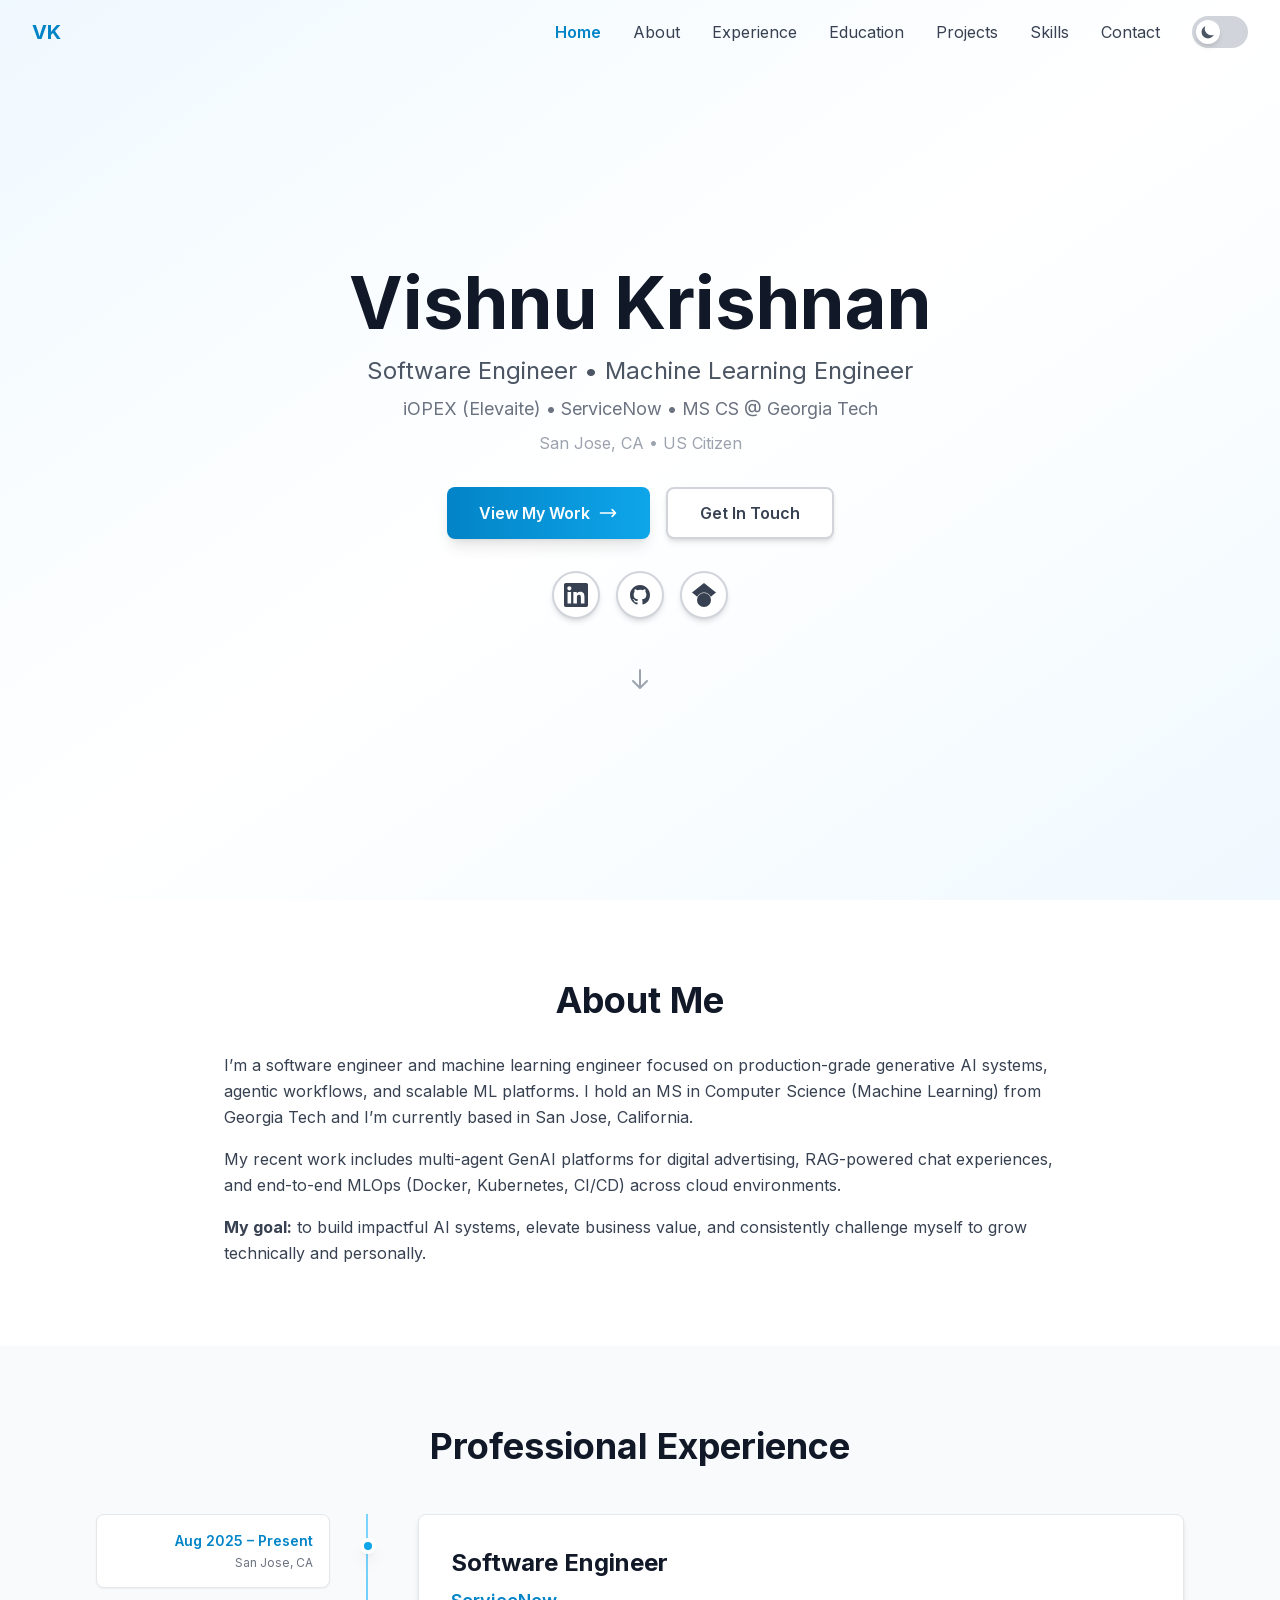
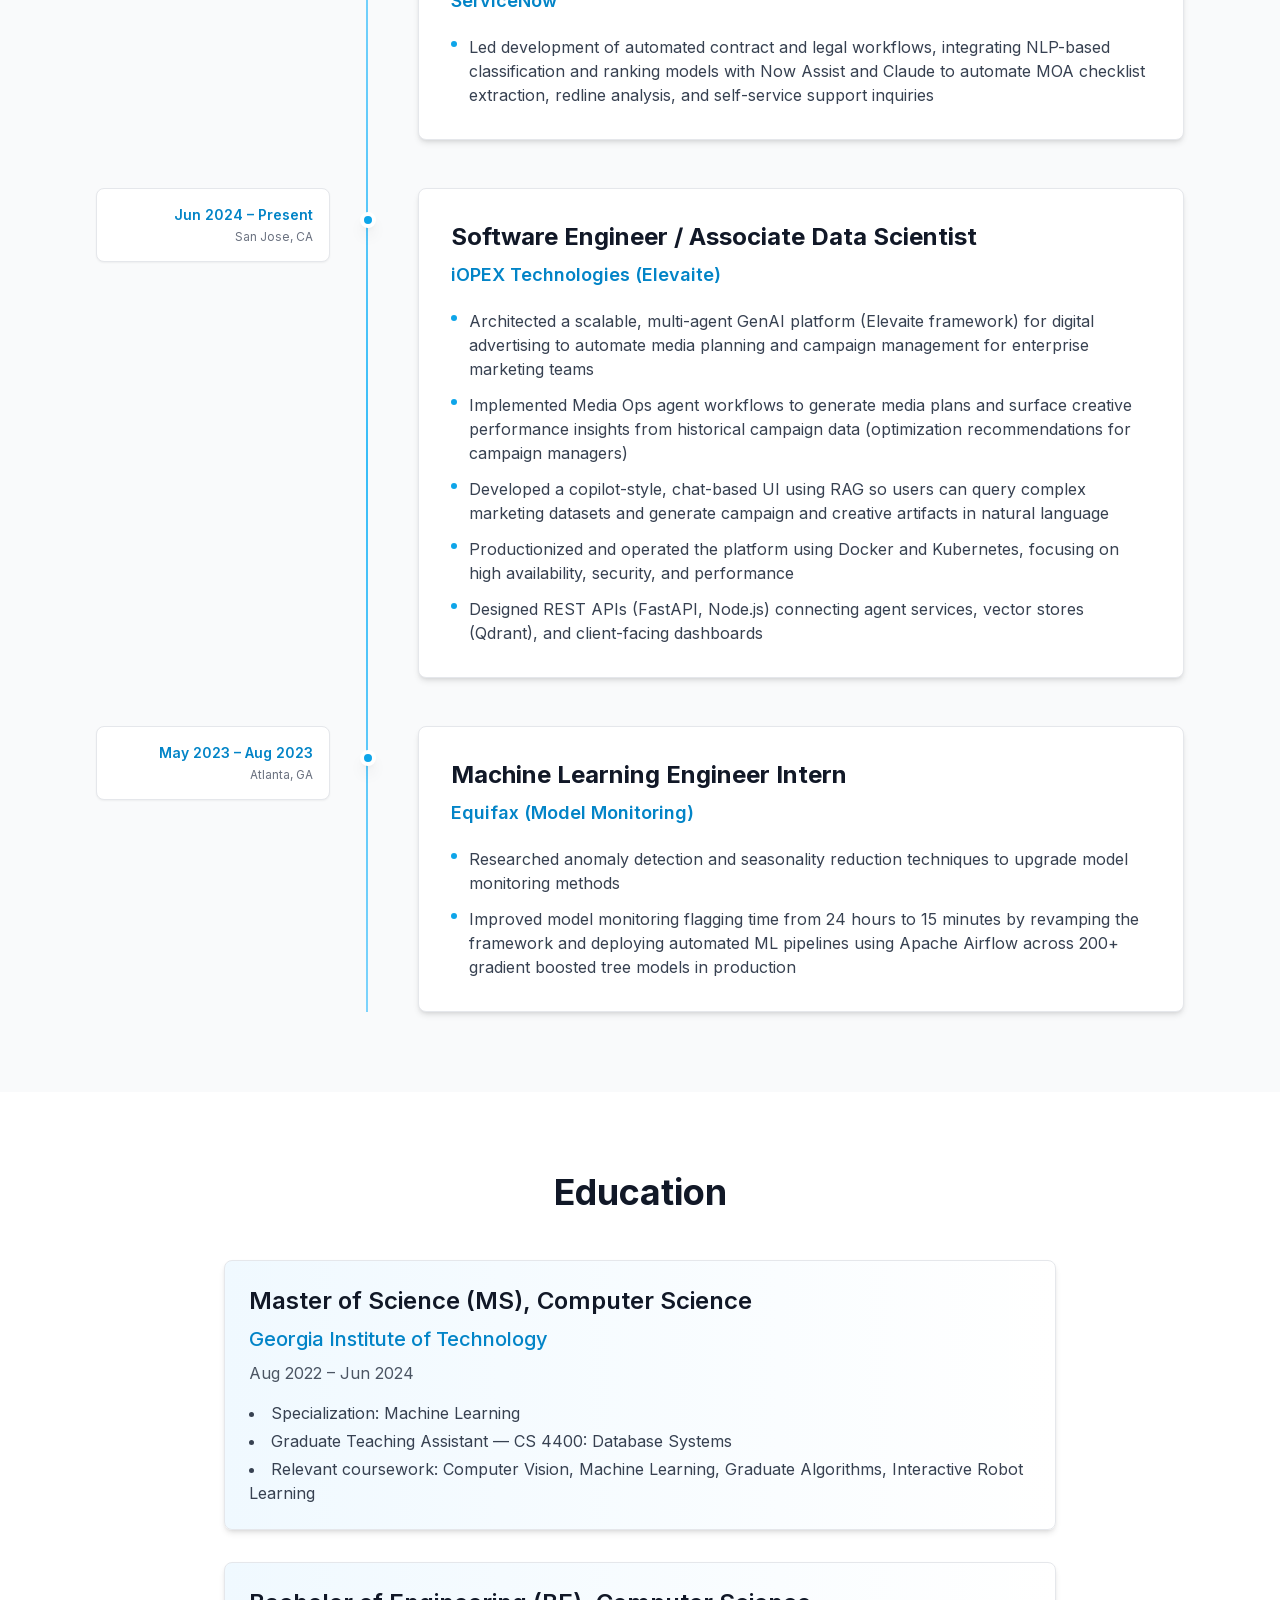
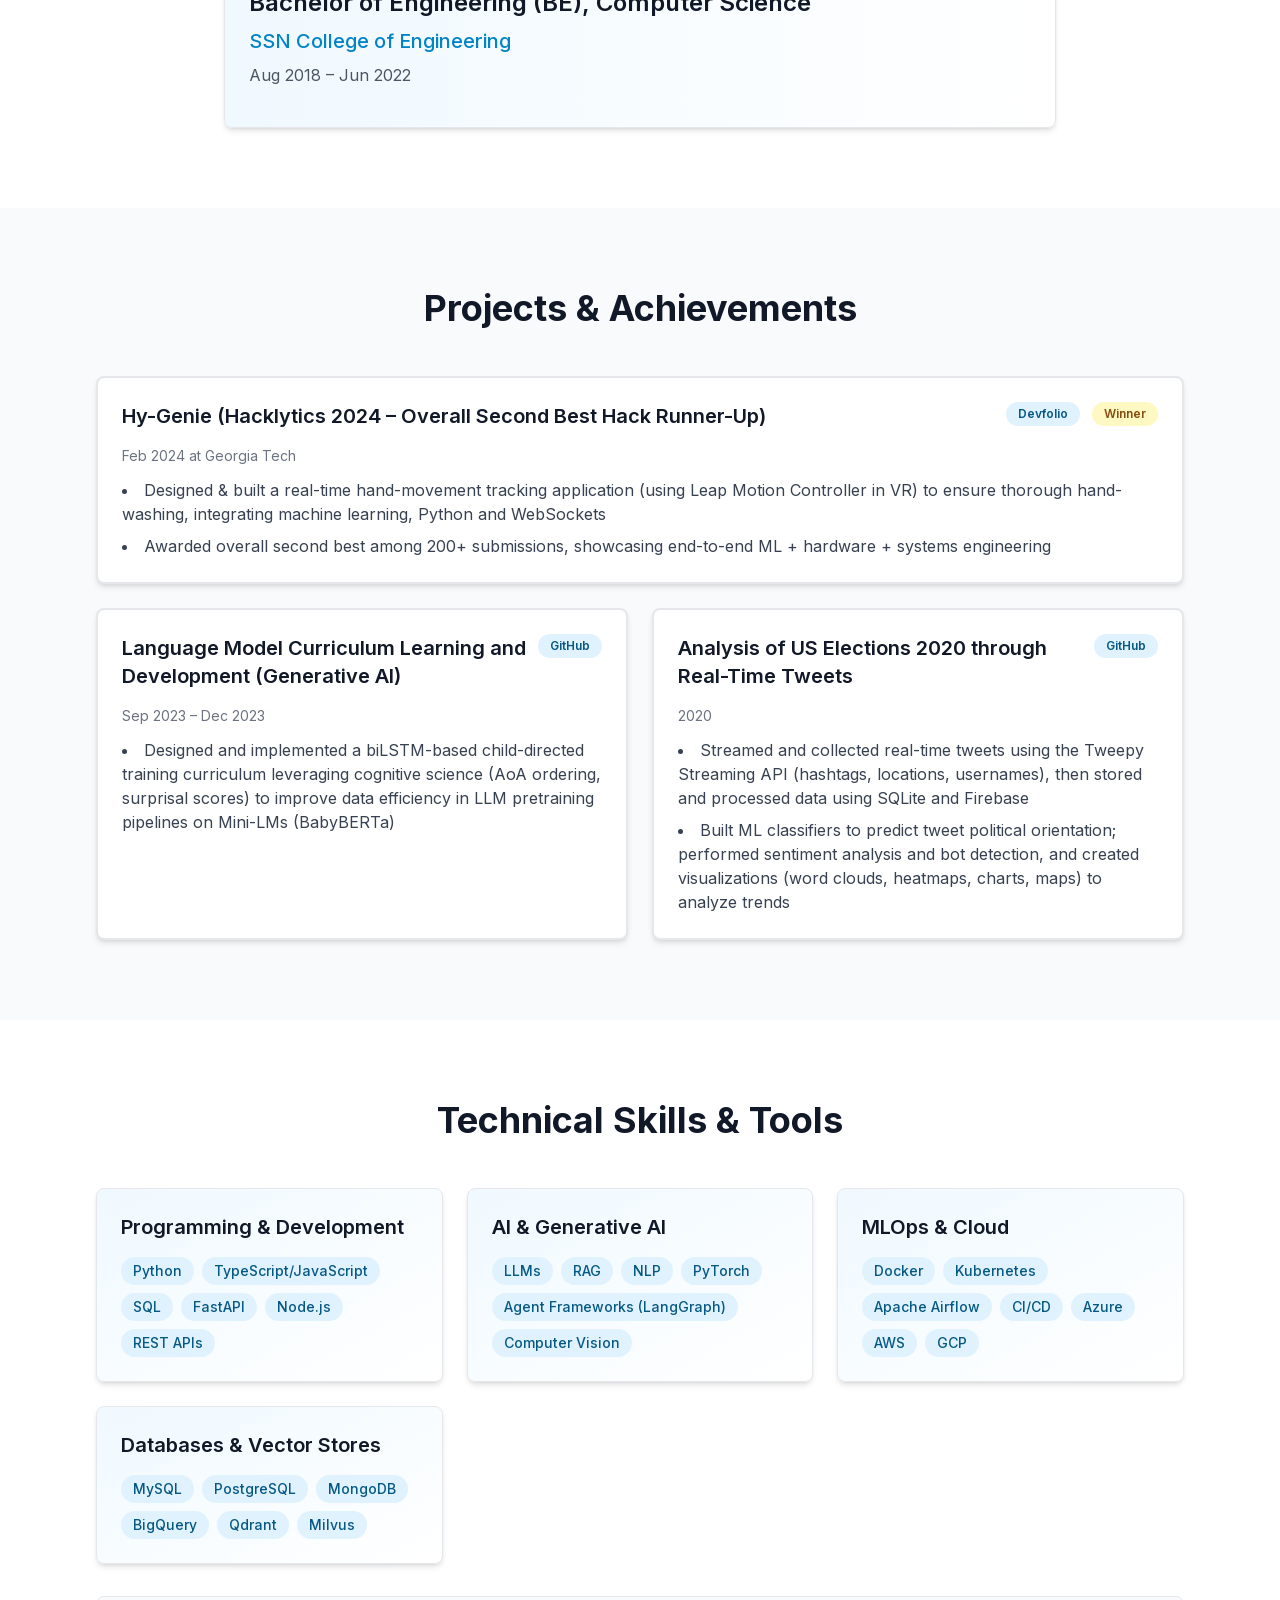
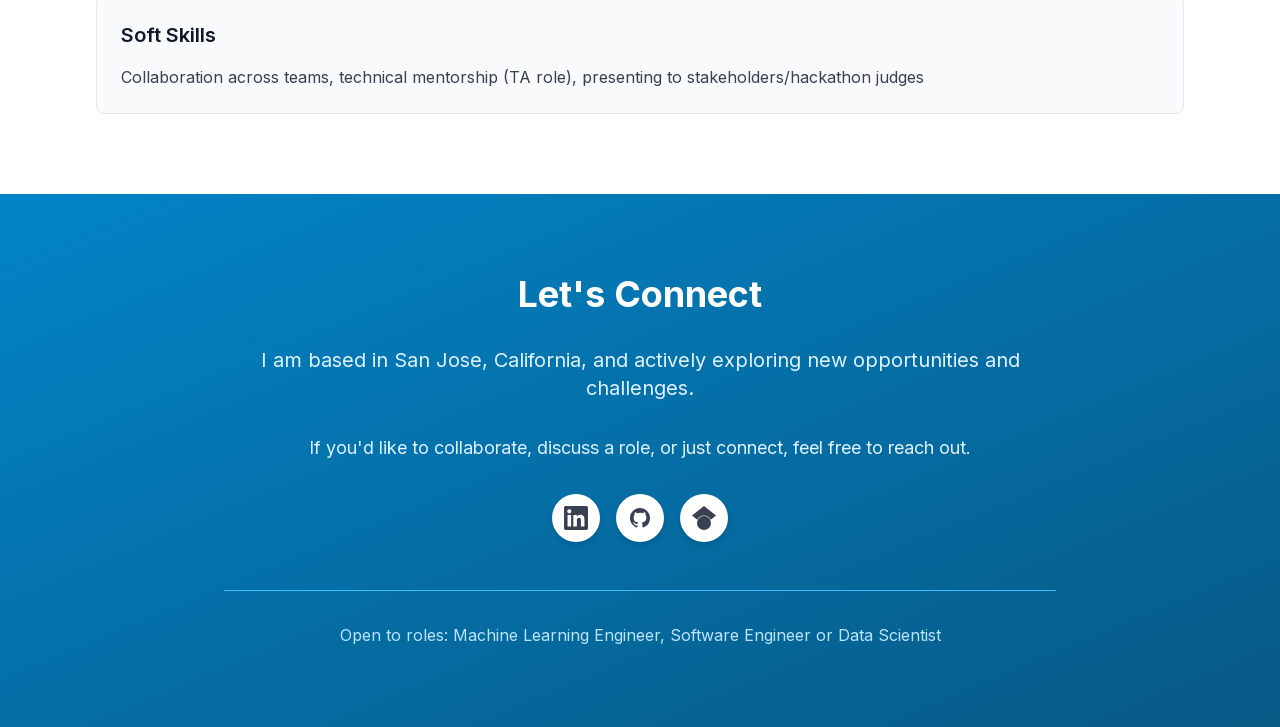
<file: index.html>
<!DOCTYPE html><!--fbo9jwYrfB5_ABwY8Fsws--><html lang="en"><head><meta charSet="utf-8"/><meta name="viewport" content="width=device-width, initial-scale=1"/><link rel="preload" href="/_next/static/media/e4af272ccee01ff0-s.p.woff2" as="font" crossorigin="" type="font/woff2"/><link rel="stylesheet" href="/_next/static/css/2ed8028b4130b2f9.css" data-precedence="next"/><link rel="preload" as="script" fetchPriority="low" href="/_next/static/chunks/webpack-615d639bc620ad9d.js"/><script src="/_next/static/chunks/4bd1b696-c023c6e3521b1417.js" async=""></script><script src="/_next/static/chunks/255-ef5aca904e43acf3.js" async=""></script><script src="/_next/static/chunks/main-app-638ebff8f146d0a7.js" async=""></script><script src="/_next/static/chunks/app/layout-6a47967f310f1dbd.js" async=""></script><script src="/_next/static/chunks/app/page-94060daf1f80b3a6.js" async=""></script><meta name="next-size-adjust" content=""/><title>Vishnu Krishnan | Software Engineer &amp; Machine Learning Engineer</title><meta name="description" content="Software Engineer and Machine Learning Engineer with experience in generative AI, agentic workflows, RAG systems, MLOps, and scalable production platforms."/><meta property="og:title" content="Vishnu Krishnan | Software Engineer &amp; Machine Learning Engineer"/><meta property="og:description" content="Software Engineer and Machine Learning Engineer with experience in generative AI, agentic workflows, RAG systems, MLOps, and scalable production platforms."/><meta property="og:url" content="https://vishnukk33.github.io/Vishnu_Resume/"/><meta property="og:site_name" content="Vishnu Krishnan Portfolio"/><meta property="og:locale" content="en_US"/><meta property="og:type" content="website"/><meta name="twitter:card" content="summary_large_image"/><meta name="twitter:title" content="Vishnu Krishnan | Software Engineer &amp; Machine Learning Engineer"/><meta name="twitter:description" content="Software Engineer and Machine Learning Engineer with experience in generative AI, agentic workflows, RAG systems, MLOps, and scalable production platforms."/><link rel="icon" href="/icon.svg?74b4d57d256faf26" type="image/svg+xml" sizes="any"/><script src="/_next/static/chunks/polyfills-42372ed130431b0a.js" noModule=""></script></head><body class="__className_f367f3"><div hidden=""><!--$--><!--/$--></div><main class="min-h-screen"><nav class="fixed top-0 left-0 right-0 z-50 transition-all duration-300 bg-transparent"><div class="max-w-7xl mx-auto px-4 sm:px-6 lg:px-8"><div class="flex justify-between items-center h-16"><div class="text-xl font-bold text-primary-600 dark:text-primary-400">VK</div><div class="hidden md:flex space-x-8 items-center"><button class="transition-colors duration-200 text-gray-700 dark:text-gray-300 hover:text-primary-600 dark:hover:text-primary-400">Home</button><button class="transition-colors duration-200 text-gray-700 dark:text-gray-300 hover:text-primary-600 dark:hover:text-primary-400">About</button><button class="transition-colors duration-200 text-gray-700 dark:text-gray-300 hover:text-primary-600 dark:hover:text-primary-400">Experience</button><button class="transition-colors duration-200 text-gray-700 dark:text-gray-300 hover:text-primary-600 dark:hover:text-primary-400">Education</button><button class="transition-colors duration-200 text-gray-700 dark:text-gray-300 hover:text-primary-600 dark:hover:text-primary-400">Projects</button><button class="transition-colors duration-200 text-gray-700 dark:text-gray-300 hover:text-primary-600 dark:hover:text-primary-400">Skills</button><button class="transition-colors duration-200 text-gray-700 dark:text-gray-300 hover:text-primary-600 dark:hover:text-primary-400">Contact</button><button class="relative w-14 h-8 rounded-full bg-gray-300 dark:bg-gray-700 transition-colors duration-300 focus:outline-none focus:ring-2 focus:ring-primary-500 focus:ring-offset-2 dark:focus:ring-offset-gray-800" aria-label="Toggle dark mode"><span class="absolute top-1 left-1 w-6 h-6 bg-white rounded-full shadow-md transform transition-transform duration-300 translate-x-0"><span class="absolute inset-0 flex items-center justify-center"><svg class="w-4 h-4 text-gray-600" fill="currentColor" viewBox="0 0 20 20"><path d="M17.293 13.293A8 8 0 016.707 2.707a8.001 8.001 0 1010.586 10.586z"></path></svg></span></span></button></div><div class="flex items-center gap-4 md:hidden"><button class="relative w-14 h-8 rounded-full bg-gray-300 dark:bg-gray-700 transition-colors duration-300 focus:outline-none focus:ring-2 focus:ring-primary-500 focus:ring-offset-2 dark:focus:ring-offset-gray-800" aria-label="Toggle dark mode"><span class="absolute top-1 left-1 w-6 h-6 bg-white rounded-full shadow-md transform transition-transform duration-300 translate-x-0"><span class="absolute inset-0 flex items-center justify-center"><svg class="w-4 h-4 text-gray-600" fill="currentColor" viewBox="0 0 20 20"><path d="M17.293 13.293A8 8 0 016.707 2.707a8.001 8.001 0 1010.586 10.586z"></path></svg></span></span></button><button class="text-gray-700 dark:text-gray-300 hover:text-primary-600 dark:hover:text-primary-400 transition-colors duration-200 p-2" aria-label="Toggle menu">☰</button></div></div><div class="md:hidden overflow-hidden transition-all duration-300 ease-in-out max-h-0 opacity-0"><div class="border-t border-gray-200 dark:border-gray-700 py-4 pb-6"><div class="flex flex-col space-y-2 px-2"><button class="text-left px-4 py-2.5 rounded-md transition-colors duration-200 text-gray-700 dark:text-gray-300 hover:text-primary-600 dark:hover:text-primary-400 hover:bg-gray-100 dark:hover:bg-gray-800">Home</button><button class="text-left px-4 py-2.5 rounded-md transition-colors duration-200 text-gray-700 dark:text-gray-300 hover:text-primary-600 dark:hover:text-primary-400 hover:bg-gray-100 dark:hover:bg-gray-800">About</button><button class="text-left px-4 py-2.5 rounded-md transition-colors duration-200 text-gray-700 dark:text-gray-300 hover:text-primary-600 dark:hover:text-primary-400 hover:bg-gray-100 dark:hover:bg-gray-800">Experience</button><button class="text-left px-4 py-2.5 rounded-md transition-colors duration-200 text-gray-700 dark:text-gray-300 hover:text-primary-600 dark:hover:text-primary-400 hover:bg-gray-100 dark:hover:bg-gray-800">Education</button><button class="text-left px-4 py-2.5 rounded-md transition-colors duration-200 text-gray-700 dark:text-gray-300 hover:text-primary-600 dark:hover:text-primary-400 hover:bg-gray-100 dark:hover:bg-gray-800">Projects</button><button class="text-left px-4 py-2.5 rounded-md transition-colors duration-200 text-gray-700 dark:text-gray-300 hover:text-primary-600 dark:hover:text-primary-400 hover:bg-gray-100 dark:hover:bg-gray-800">Skills</button><button class="text-left px-4 py-2.5 rounded-md transition-colors duration-200 text-gray-700 dark:text-gray-300 hover:text-primary-600 dark:hover:text-primary-400 hover:bg-gray-100 dark:hover:bg-gray-800">Contact</button></div></div></div></div></nav><section id="home" class="min-h-screen flex items-center justify-center bg-gradient-to-br from-primary-50 via-white to-primary-50 dark:from-gray-900 dark:via-gray-800 dark:to-gray-900 pt-16"><div class="max-w-4xl mx-auto px-4 sm:px-6 lg:px-8 text-center"><div class="mb-8"><h1 class="text-5xl md:text-7xl font-bold text-gray-900 dark:text-white mb-4">Vishnu Krishnan</h1><p class="text-xl md:text-2xl text-gray-600 dark:text-gray-300 mb-2">Software Engineer • Machine Learning Engineer</p><p class="text-lg text-gray-500 dark:text-gray-400">iOPEX (Elevaite) • ServiceNow • MS CS @ Georgia Tech</p><p class="text-base text-gray-400 dark:text-gray-400 mt-2">San Jose, CA • US Citizen</p></div><div class="flex flex-wrap justify-center gap-4 mt-8 mb-8"><button class="px-8 py-3 bg-gradient-to-r from-primary-600 to-primary-500 dark:from-primary-500 dark:to-primary-400 text-white rounded-lg hover:from-primary-700 hover:to-primary-600 dark:hover:from-primary-600 dark:hover:to-primary-500 transition-all duration-200 shadow-lg hover:shadow-xl font-semibold flex items-center gap-2">View My Work<svg class="w-5 h-5" fill="none" stroke-linecap="round" stroke-linejoin="round" stroke-width="2" viewBox="0 0 24 24" stroke="currentColor"><path d="M17 8l4 4m0 0l-4 4m4-4H3"></path></svg></button><button class="px-8 py-3 bg-white dark:bg-gray-800 text-gray-700 dark:text-gray-200 border-2 border-gray-300 dark:border-gray-600 rounded-lg hover:border-gray-400 dark:hover:border-gray-500 hover:bg-gray-50 dark:hover:bg-gray-700 transition-all duration-200 shadow-md hover:shadow-lg font-semibold">Get In Touch</button></div><div class="flex justify-center gap-4 mt-8"><a href="https://www.linkedin.com/in/vishnukkrishnan/" target="_blank" rel="noopener noreferrer" class="w-12 h-12 bg-white dark:bg-gray-800 border-2 border-gray-300 dark:border-gray-600 rounded-full flex items-center justify-center hover:border-primary-500 dark:hover:border-primary-400 hover:bg-primary-50 dark:hover:bg-primary-900/20 transition-all duration-200 shadow-md hover:shadow-lg" aria-label="LinkedIn"><svg class="w-6 h-6 text-gray-700 dark:text-gray-300" fill="currentColor" viewBox="0 0 24 24"><path d="M20.447 20.452h-3.554v-5.569c0-1.328-.027-3.037-1.852-3.037-1.853 0-2.136 1.445-2.136 2.939v5.667H9.351V9h3.414v1.561h.046c.477-.9 1.637-1.85 3.37-1.85 3.601 0 4.267 2.37 4.267 5.455v6.286zM5.337 7.433c-1.144 0-2.063-.926-2.063-2.065 0-1.138.92-2.063 2.063-2.063 1.14 0 2.064.925 2.064 2.063 0 1.139-.925 2.065-2.064 2.065zm1.782 13.019H3.555V9h3.564v11.452zM22.225 0H1.771C.792 0 0 .774 0 1.729v20.542C0 23.227.792 24 1.771 24h20.451C23.2 24 24 23.227 24 22.271V1.729C24 .774 23.2 0 22.222 0h.003z"></path></svg></a><a href="https://github.com/Vishnukk33/" target="_blank" rel="noopener noreferrer" class="w-12 h-12 bg-white dark:bg-gray-800 border-2 border-gray-300 dark:border-gray-600 rounded-full flex items-center justify-center hover:border-gray-800 dark:hover:border-gray-400 hover:bg-gray-50 dark:hover:bg-gray-700 transition-all duration-200 shadow-md hover:shadow-lg" aria-label="GitHub"><svg class="w-6 h-6 text-gray-700 dark:text-gray-300" fill="currentColor" viewBox="0 0 24 24"><path fill-rule="evenodd" d="M12 2C6.477 2 2 6.484 2 12.017c0 4.425 2.865 8.18 6.839 9.504.5.092.682-.217.682-.483 0-.237-.008-.868-.013-1.703-2.782.605-3.369-1.343-3.369-1.343-.454-1.158-1.11-1.466-1.11-1.466-.908-.62.069-.608.069-.608 1.003.07 1.531 1.032 1.531 1.032.892 1.53 2.341 1.088 2.91.832.092-.647.35-1.088.636-1.338-2.22-.253-4.555-1.113-4.555-4.951 0-1.093.39-1.988 1.029-2.688-.103-.253-.446-1.272.098-2.65 0 0 .84-.27 2.75 1.026A9.564 9.564 0 0112 6.844c.85.004 1.705.115 2.504.337 1.909-1.296 2.747-1.027 2.747-1.027.546 1.379.202 2.398.1 2.651.64.7 1.028 1.595 1.028 2.688 0 3.848-2.339 4.695-4.566 4.943.359.309.678.92.678 1.855 0 1.338-.012 2.419-.012 2.747 0 .268.18.58.688.482A10.019 10.019 0 0022 12.017C22 6.484 17.522 2 12 2z" clip-rule="evenodd"></path></svg></a><a href="https://scholar.google.com/citations?user=-qwIeaEAAAAJ&amp;hl=en" target="_blank" rel="noopener noreferrer" class="w-12 h-12 bg-white dark:bg-gray-800 border-2 border-gray-300 dark:border-gray-600 rounded-full flex items-center justify-center hover:border-blue-600 dark:hover:border-blue-400 hover:bg-blue-50 dark:hover:bg-blue-900/20 transition-all duration-200 shadow-md hover:shadow-lg" aria-label="Google Scholar"><svg class="w-6 h-6 text-gray-700 dark:text-gray-300" fill="currentColor" viewBox="0 0 24 24"><path d="M5.242 13.769L0 9.5 12 0l12 9.5-5.242 4.269C17.548 11.249 14.978 9.5 12 9.5c-2.977 0-5.548 1.748-6.758 4.269zM12 10a7 7 0 1 0 0 14 7 7 0 0 0 0-14z"></path></svg></a></div><div class="mt-12"><a href="#about" class="inline-block animate-bounce"><svg class="w-6 h-6 text-gray-400 dark:text-gray-400" fill="none" stroke-linecap="round" stroke-linejoin="round" stroke-width="2" viewBox="0 0 24 24" stroke="currentColor"><path d="M19 14l-7 7m0 0l-7-7m7 7V3"></path></svg></a></div></div></section><section id="about" class="py-20 bg-white dark:bg-gray-900"><div class="max-w-4xl mx-auto px-4 sm:px-6 lg:px-8"><h2 class="text-4xl font-bold text-gray-900 dark:text-white mb-8 text-center">About Me</h2><div class="prose prose-lg max-w-none dark:prose-invert"><p class="text-gray-700 dark:text-gray-300 leading-relaxed mb-4">I’m a software engineer and machine learning engineer focused on production-grade generative AI systems, agentic workflows, and scalable ML platforms. I hold an MS in Computer Science (Machine Learning) from Georgia Tech and I’m currently based in San Jose, California.</p><p class="text-gray-700 dark:text-gray-300 leading-relaxed mb-4">My recent work includes multi-agent GenAI platforms for digital advertising, RAG-powered chat experiences, and end-to-end MLOps (Docker, Kubernetes, CI/CD) across cloud environments.</p><p class="text-gray-700 dark:text-gray-300 leading-relaxed"><strong>My goal:</strong> to build impactful AI systems, elevate business value, and consistently challenge myself to grow technically and personally.</p></div></div></section><section id="experience" class="py-12 sm:py-16 md:py-20 bg-gray-50 dark:bg-gray-800"><div class="max-w-6xl mx-auto px-4 sm:px-6 lg:px-8"><h2 class="text-3xl sm:text-4xl font-bold text-gray-900 dark:text-white mb-8 sm:mb-12 text-center">Professional Experience</h2><div class="relative"><div class="absolute left-8 md:left-1/4 top-0 bottom-0 w-0.5 bg-gradient-to-b from-primary-300 via-primary-400 to-primary-300 dark:from-primary-700 dark:via-primary-600 dark:to-primary-700 transform md:-translate-x-0.5 hidden md:block"></div><div class="space-y-6 sm:space-y-8 md:space-y-12"><div class="relative flex flex-col md:flex-row gap-4 md:gap-6 group"><div class="absolute left-8 md:left-1/4 top-6 w-4 h-4 rounded-full bg-primary-500 dark:bg-primary-400 border-4 border-white dark:border-gray-800 shadow-lg transform md:-translate-x-2 z-10 hidden md:block"></div><div class="md:w-1/4 md:pr-8 md:text-right order-1"><div class="bg-white dark:bg-gray-900 rounded-lg shadow-sm p-3 sm:p-4 md:p-4 border border-gray-200 dark:border-gray-700 group-hover:shadow-md transition-all duration-300"><p class="text-xs sm:text-sm font-semibold text-primary-600 dark:text-primary-400 mb-1">Aug 2025 – Present</p><p class="text-xs text-gray-500 dark:text-gray-400">San Jose, CA</p></div></div><div class="md:w-3/4 md:pl-8 order-2"><div class="bg-white dark:bg-gray-900 rounded-lg shadow-md p-5 sm:p-6 md:p-8 border border-gray-200 dark:border-gray-700 hover:shadow-xl hover:border-primary-300 dark:hover:border-primary-600 transition-all duration-300"><div class="mb-4 sm:mb-5"><h3 class="text-xl sm:text-2xl font-bold text-gray-900 dark:text-white mb-1 sm:mb-2">Software Engineer</h3><p class="text-base sm:text-lg text-primary-600 dark:text-primary-400 font-semibold">ServiceNow</p></div><div class="space-y-2 sm:space-y-3"><div class="flex gap-2 sm:gap-3 text-gray-700 dark:text-gray-300 leading-relaxed"><div class="flex-shrink-0 mt-1.5"><div class="w-1.5 h-1.5 rounded-full bg-primary-500 dark:bg-primary-400"></div></div><p class="flex-1 text-sm sm:text-base leading-relaxed">Led development of automated contract and legal workflows, integrating NLP-based classification and ranking models with Now Assist and Claude to automate MOA checklist extraction, redline analysis, and self-service support inquiries</p></div></div></div></div></div><div class="relative flex flex-col md:flex-row gap-4 md:gap-6 group"><div class="absolute left-8 md:left-1/4 top-6 w-4 h-4 rounded-full bg-primary-500 dark:bg-primary-400 border-4 border-white dark:border-gray-800 shadow-lg transform md:-translate-x-2 z-10 hidden md:block"></div><div class="md:w-1/4 md:pr-8 md:text-right order-1"><div class="bg-white dark:bg-gray-900 rounded-lg shadow-sm p-3 sm:p-4 md:p-4 border border-gray-200 dark:border-gray-700 group-hover:shadow-md transition-all duration-300"><p class="text-xs sm:text-sm font-semibold text-primary-600 dark:text-primary-400 mb-1">Jun 2024 – Present</p><p class="text-xs text-gray-500 dark:text-gray-400">San Jose, CA</p></div></div><div class="md:w-3/4 md:pl-8 order-2"><div class="bg-white dark:bg-gray-900 rounded-lg shadow-md p-5 sm:p-6 md:p-8 border border-gray-200 dark:border-gray-700 hover:shadow-xl hover:border-primary-300 dark:hover:border-primary-600 transition-all duration-300"><div class="mb-4 sm:mb-5"><h3 class="text-xl sm:text-2xl font-bold text-gray-900 dark:text-white mb-1 sm:mb-2">Software Engineer / Associate Data Scientist</h3><p class="text-base sm:text-lg text-primary-600 dark:text-primary-400 font-semibold">iOPEX Technologies (Elevaite)</p></div><div class="space-y-2 sm:space-y-3"><div class="flex gap-2 sm:gap-3 text-gray-700 dark:text-gray-300 leading-relaxed"><div class="flex-shrink-0 mt-1.5"><div class="w-1.5 h-1.5 rounded-full bg-primary-500 dark:bg-primary-400"></div></div><p class="flex-1 text-sm sm:text-base leading-relaxed">Architected a scalable, multi-agent GenAI platform (Elevaite framework) for digital advertising to automate media planning and campaign management for enterprise marketing teams</p></div><div class="flex gap-2 sm:gap-3 text-gray-700 dark:text-gray-300 leading-relaxed"><div class="flex-shrink-0 mt-1.5"><div class="w-1.5 h-1.5 rounded-full bg-primary-500 dark:bg-primary-400"></div></div><p class="flex-1 text-sm sm:text-base leading-relaxed">Implemented Media Ops agent workflows to generate media plans and surface creative performance insights from historical campaign data (optimization recommendations for campaign managers)</p></div><div class="flex gap-2 sm:gap-3 text-gray-700 dark:text-gray-300 leading-relaxed"><div class="flex-shrink-0 mt-1.5"><div class="w-1.5 h-1.5 rounded-full bg-primary-500 dark:bg-primary-400"></div></div><p class="flex-1 text-sm sm:text-base leading-relaxed">Developed a copilot-style, chat-based UI using RAG so users can query complex marketing datasets and generate campaign and creative artifacts in natural language</p></div><div class="flex gap-2 sm:gap-3 text-gray-700 dark:text-gray-300 leading-relaxed"><div class="flex-shrink-0 mt-1.5"><div class="w-1.5 h-1.5 rounded-full bg-primary-500 dark:bg-primary-400"></div></div><p class="flex-1 text-sm sm:text-base leading-relaxed">Productionized and operated the platform using Docker and Kubernetes, focusing on high availability, security, and performance</p></div><div class="flex gap-2 sm:gap-3 text-gray-700 dark:text-gray-300 leading-relaxed"><div class="flex-shrink-0 mt-1.5"><div class="w-1.5 h-1.5 rounded-full bg-primary-500 dark:bg-primary-400"></div></div><p class="flex-1 text-sm sm:text-base leading-relaxed">Designed REST APIs (FastAPI, Node.js) connecting agent services, vector stores (Qdrant), and client-facing dashboards</p></div></div></div></div></div><div class="relative flex flex-col md:flex-row gap-4 md:gap-6 group"><div class="absolute left-8 md:left-1/4 top-6 w-4 h-4 rounded-full bg-primary-500 dark:bg-primary-400 border-4 border-white dark:border-gray-800 shadow-lg transform md:-translate-x-2 z-10 hidden md:block"></div><div class="md:w-1/4 md:pr-8 md:text-right order-1"><div class="bg-white dark:bg-gray-900 rounded-lg shadow-sm p-3 sm:p-4 md:p-4 border border-gray-200 dark:border-gray-700 group-hover:shadow-md transition-all duration-300"><p class="text-xs sm:text-sm font-semibold text-primary-600 dark:text-primary-400 mb-1">May 2023 – Aug 2023</p><p class="text-xs text-gray-500 dark:text-gray-400">Atlanta, GA</p></div></div><div class="md:w-3/4 md:pl-8 order-2"><div class="bg-white dark:bg-gray-900 rounded-lg shadow-md p-5 sm:p-6 md:p-8 border border-gray-200 dark:border-gray-700 hover:shadow-xl hover:border-primary-300 dark:hover:border-primary-600 transition-all duration-300"><div class="mb-4 sm:mb-5"><h3 class="text-xl sm:text-2xl font-bold text-gray-900 dark:text-white mb-1 sm:mb-2">Machine Learning Engineer Intern</h3><p class="text-base sm:text-lg text-primary-600 dark:text-primary-400 font-semibold">Equifax (Model Monitoring)</p></div><div class="space-y-2 sm:space-y-3"><div class="flex gap-2 sm:gap-3 text-gray-700 dark:text-gray-300 leading-relaxed"><div class="flex-shrink-0 mt-1.5"><div class="w-1.5 h-1.5 rounded-full bg-primary-500 dark:bg-primary-400"></div></div><p class="flex-1 text-sm sm:text-base leading-relaxed">Researched anomaly detection and seasonality reduction techniques to upgrade model monitoring methods</p></div><div class="flex gap-2 sm:gap-3 text-gray-700 dark:text-gray-300 leading-relaxed"><div class="flex-shrink-0 mt-1.5"><div class="w-1.5 h-1.5 rounded-full bg-primary-500 dark:bg-primary-400"></div></div><p class="flex-1 text-sm sm:text-base leading-relaxed">Improved model monitoring flagging time from 24 hours to 15 minutes by revamping the framework and deploying automated ML pipelines using Apache Airflow across 200+ gradient boosted tree models in production</p></div></div></div></div></div></div></div></div></section><section id="education" class="py-20 bg-white dark:bg-gray-900"><div class="max-w-4xl mx-auto px-4 sm:px-6 lg:px-8"><h2 class="text-4xl font-bold text-gray-900 dark:text-white mb-12 text-center">Education</h2><div class="space-y-8"><div class="bg-gradient-to-r from-primary-50 to-white dark:from-gray-800 dark:to-gray-900 rounded-lg shadow-md p-6 border border-gray-200 dark:border-gray-700 hover:shadow-xl hover:border-primary-300 dark:hover:border-primary-600 transition-all duration-300"><h3 class="text-2xl font-semibold text-gray-900 dark:text-white mb-2">Master of Science (MS), Computer Science</h3><p class="text-xl text-primary-600 dark:text-primary-400 font-medium mb-2">Georgia Institute of Technology</p><p class="text-gray-600 dark:text-gray-400 mb-4">Aug 2022 – Jun 2024</p><ul class="list-disc list-inside space-y-1 text-gray-700 dark:text-gray-300"><li>Specialization: Machine Learning</li><li>Graduate Teaching Assistant — CS 4400: Database Systems</li><li>Relevant coursework: Computer Vision, Machine Learning, Graduate Algorithms, Interactive Robot Learning</li></ul></div><div class="bg-gradient-to-r from-primary-50 to-white dark:from-gray-800 dark:to-gray-900 rounded-lg shadow-md p-6 border border-gray-200 dark:border-gray-700 hover:shadow-xl hover:border-primary-300 dark:hover:border-primary-600 transition-all duration-300"><h3 class="text-2xl font-semibold text-gray-900 dark:text-white mb-2">Bachelor of Engineering (BE), Computer Science</h3><p class="text-xl text-primary-600 dark:text-primary-400 font-medium mb-2">SSN College of Engineering</p><p class="text-gray-600 dark:text-gray-400 mb-4">Aug 2018 – Jun 2022</p></div></div></div></section><section id="projects" class="py-20 bg-gray-50 dark:bg-gray-800"><div class="max-w-6xl mx-auto px-4 sm:px-6 lg:px-8"><h2 class="text-4xl font-bold text-gray-900 dark:text-white mb-12 text-center">Projects &amp; Achievements</h2><div class="grid gap-6 justify-items-stretch md:grid-cols-2"><div class="w-full bg-white dark:bg-gray-900 rounded-lg shadow-md p-6 border-2 border-gray-200 dark:border-gray-700 hover:shadow-xl hover:border-primary-300 dark:hover:border-primary-600 transition-all duration-300 justify-self-stretch col-span-1 md:col-span-2"><div class="flex items-start justify-between mb-4"><h3 class="text-xl font-semibold text-gray-900 dark:text-white">Hy-Genie (Hacklytics 2024 – Overall Second Best Hack Runner-Up)</h3><div class="flex items-center gap-3 flex-shrink-0"><a href="https://devfolio.co/projects/hygenie-making-hands-cleaner-one-step-at-a-time-fa67" target="_blank" rel="noopener noreferrer" class="text-xs font-semibold px-3 py-1 rounded-full bg-primary-100 dark:bg-primary-900/30 text-primary-800 dark:text-primary-200 hover:bg-primary-200 dark:hover:bg-primary-900/50 transition-colors duration-200" aria-label="Open link: Devfolio">Devfolio</a><span class="bg-yellow-100 dark:bg-yellow-900 text-yellow-800 dark:text-yellow-200 text-xs font-semibold px-3 py-1 rounded-full">Winner</span></div></div><p class="text-gray-500 dark:text-gray-400 text-sm mb-3">Feb 2024 at Georgia Tech</p><ul class="list-disc list-inside space-y-2 text-gray-700 dark:text-gray-300"><li>Designed &amp; built a real-time hand-movement tracking application (using Leap Motion Controller in VR) to ensure thorough hand-washing, integrating machine learning, Python and WebSockets</li><li>Awarded overall second best among 200+ submissions, showcasing end-to-end ML + hardware + systems engineering</li></ul></div><div class="w-full bg-white dark:bg-gray-900 rounded-lg shadow-md p-6 border-2 border-gray-200 dark:border-gray-700 hover:shadow-xl hover:border-primary-300 dark:hover:border-primary-600 transition-all duration-300 justify-self-stretch col-span-1"><div class="flex items-start justify-between mb-4"><h3 class="text-xl font-semibold text-gray-900 dark:text-white">Language Model Curriculum Learning and Development (Generative AI)</h3><div class="flex items-center gap-3 flex-shrink-0"><a href="https://github.com/sid-sr/llm-curriculum-learning" target="_blank" rel="noopener noreferrer" class="text-xs font-semibold px-3 py-1 rounded-full bg-primary-100 dark:bg-primary-900/30 text-primary-800 dark:text-primary-200 hover:bg-primary-200 dark:hover:bg-primary-900/50 transition-colors duration-200" aria-label="Open link: GitHub">GitHub</a></div></div><p class="text-gray-500 dark:text-gray-400 text-sm mb-3">Sep 2023 – Dec 2023</p><ul class="list-disc list-inside space-y-2 text-gray-700 dark:text-gray-300"><li>Designed and implemented a biLSTM-based child-directed training curriculum leveraging cognitive science (AoA ordering, surprisal scores) to improve data efficiency in LLM pretraining pipelines on Mini-LMs (BabyBERTa)</li></ul></div><div class="w-full bg-white dark:bg-gray-900 rounded-lg shadow-md p-6 border-2 border-gray-200 dark:border-gray-700 hover:shadow-xl hover:border-primary-300 dark:hover:border-primary-600 transition-all duration-300 justify-self-stretch col-span-1"><div class="flex items-start justify-between mb-4"><h3 class="text-xl font-semibold text-gray-900 dark:text-white">Analysis of US Elections 2020 through Real-Time Tweets</h3><div class="flex items-center gap-3 flex-shrink-0"><a href="https://github.com/Vishnukk33/Analysis-of-US-elections-2020-through-real-time-tweets" target="_blank" rel="noopener noreferrer" class="text-xs font-semibold px-3 py-1 rounded-full bg-primary-100 dark:bg-primary-900/30 text-primary-800 dark:text-primary-200 hover:bg-primary-200 dark:hover:bg-primary-900/50 transition-colors duration-200" aria-label="Open link: GitHub">GitHub</a></div></div><p class="text-gray-500 dark:text-gray-400 text-sm mb-3">2020</p><ul class="list-disc list-inside space-y-2 text-gray-700 dark:text-gray-300"><li>Streamed and collected real-time tweets using the Tweepy Streaming API (hashtags, locations, usernames), then stored and processed data using SQLite and Firebase</li><li>Built ML classifiers to predict tweet political orientation; performed sentiment analysis and bot detection, and created visualizations (word clouds, heatmaps, charts, maps) to analyze trends</li></ul></div></div></div></section><section id="skills" class="py-20 bg-white dark:bg-gray-900"><div class="max-w-6xl mx-auto px-4 sm:px-6 lg:px-8"><h2 class="text-4xl font-bold text-gray-900 dark:text-white mb-12 text-center">Technical Skills &amp; Tools</h2><div class="grid md:grid-cols-2 lg:grid-cols-3 gap-6"><div class="bg-gradient-to-br from-primary-50 to-white dark:from-gray-800 dark:to-gray-900 rounded-lg shadow-md p-6 border border-gray-200 dark:border-gray-700 hover:shadow-xl hover:border-primary-300 dark:hover:border-primary-600 transition-all duration-300"><h3 class="text-xl font-semibold text-gray-900 dark:text-white mb-4">Programming &amp; Development</h3><div class="flex flex-wrap gap-2"><span class="bg-primary-100 dark:bg-primary-900/30 text-primary-800 dark:text-primary-300 px-3 py-1 rounded-full text-sm font-medium">Python</span><span class="bg-primary-100 dark:bg-primary-900/30 text-primary-800 dark:text-primary-300 px-3 py-1 rounded-full text-sm font-medium">TypeScript/JavaScript</span><span class="bg-primary-100 dark:bg-primary-900/30 text-primary-800 dark:text-primary-300 px-3 py-1 rounded-full text-sm font-medium">SQL</span><span class="bg-primary-100 dark:bg-primary-900/30 text-primary-800 dark:text-primary-300 px-3 py-1 rounded-full text-sm font-medium">FastAPI</span><span class="bg-primary-100 dark:bg-primary-900/30 text-primary-800 dark:text-primary-300 px-3 py-1 rounded-full text-sm font-medium">Node.js</span><span class="bg-primary-100 dark:bg-primary-900/30 text-primary-800 dark:text-primary-300 px-3 py-1 rounded-full text-sm font-medium">REST APIs</span></div></div><div class="bg-gradient-to-br from-primary-50 to-white dark:from-gray-800 dark:to-gray-900 rounded-lg shadow-md p-6 border border-gray-200 dark:border-gray-700 hover:shadow-xl hover:border-primary-300 dark:hover:border-primary-600 transition-all duration-300"><h3 class="text-xl font-semibold text-gray-900 dark:text-white mb-4">AI &amp; Generative AI</h3><div class="flex flex-wrap gap-2"><span class="bg-primary-100 dark:bg-primary-900/30 text-primary-800 dark:text-primary-300 px-3 py-1 rounded-full text-sm font-medium">LLMs</span><span class="bg-primary-100 dark:bg-primary-900/30 text-primary-800 dark:text-primary-300 px-3 py-1 rounded-full text-sm font-medium">RAG</span><span class="bg-primary-100 dark:bg-primary-900/30 text-primary-800 dark:text-primary-300 px-3 py-1 rounded-full text-sm font-medium">NLP</span><span class="bg-primary-100 dark:bg-primary-900/30 text-primary-800 dark:text-primary-300 px-3 py-1 rounded-full text-sm font-medium">PyTorch</span><span class="bg-primary-100 dark:bg-primary-900/30 text-primary-800 dark:text-primary-300 px-3 py-1 rounded-full text-sm font-medium">Agent Frameworks (LangGraph)</span><span class="bg-primary-100 dark:bg-primary-900/30 text-primary-800 dark:text-primary-300 px-3 py-1 rounded-full text-sm font-medium">Computer Vision</span></div></div><div class="bg-gradient-to-br from-primary-50 to-white dark:from-gray-800 dark:to-gray-900 rounded-lg shadow-md p-6 border border-gray-200 dark:border-gray-700 hover:shadow-xl hover:border-primary-300 dark:hover:border-primary-600 transition-all duration-300"><h3 class="text-xl font-semibold text-gray-900 dark:text-white mb-4">MLOps &amp; Cloud</h3><div class="flex flex-wrap gap-2"><span class="bg-primary-100 dark:bg-primary-900/30 text-primary-800 dark:text-primary-300 px-3 py-1 rounded-full text-sm font-medium">Docker</span><span class="bg-primary-100 dark:bg-primary-900/30 text-primary-800 dark:text-primary-300 px-3 py-1 rounded-full text-sm font-medium">Kubernetes</span><span class="bg-primary-100 dark:bg-primary-900/30 text-primary-800 dark:text-primary-300 px-3 py-1 rounded-full text-sm font-medium">Apache Airflow</span><span class="bg-primary-100 dark:bg-primary-900/30 text-primary-800 dark:text-primary-300 px-3 py-1 rounded-full text-sm font-medium">CI/CD</span><span class="bg-primary-100 dark:bg-primary-900/30 text-primary-800 dark:text-primary-300 px-3 py-1 rounded-full text-sm font-medium">Azure</span><span class="bg-primary-100 dark:bg-primary-900/30 text-primary-800 dark:text-primary-300 px-3 py-1 rounded-full text-sm font-medium">AWS</span><span class="bg-primary-100 dark:bg-primary-900/30 text-primary-800 dark:text-primary-300 px-3 py-1 rounded-full text-sm font-medium">GCP</span></div></div><div class="bg-gradient-to-br from-primary-50 to-white dark:from-gray-800 dark:to-gray-900 rounded-lg shadow-md p-6 border border-gray-200 dark:border-gray-700 hover:shadow-xl hover:border-primary-300 dark:hover:border-primary-600 transition-all duration-300"><h3 class="text-xl font-semibold text-gray-900 dark:text-white mb-4">Databases &amp; Vector Stores</h3><div class="flex flex-wrap gap-2"><span class="bg-primary-100 dark:bg-primary-900/30 text-primary-800 dark:text-primary-300 px-3 py-1 rounded-full text-sm font-medium">MySQL</span><span class="bg-primary-100 dark:bg-primary-900/30 text-primary-800 dark:text-primary-300 px-3 py-1 rounded-full text-sm font-medium">PostgreSQL</span><span class="bg-primary-100 dark:bg-primary-900/30 text-primary-800 dark:text-primary-300 px-3 py-1 rounded-full text-sm font-medium">MongoDB</span><span class="bg-primary-100 dark:bg-primary-900/30 text-primary-800 dark:text-primary-300 px-3 py-1 rounded-full text-sm font-medium">BigQuery</span><span class="bg-primary-100 dark:bg-primary-900/30 text-primary-800 dark:text-primary-300 px-3 py-1 rounded-full text-sm font-medium">Qdrant</span><span class="bg-primary-100 dark:bg-primary-900/30 text-primary-800 dark:text-primary-300 px-3 py-1 rounded-full text-sm font-medium">Milvus</span></div></div></div><div class="mt-8 bg-gray-50 dark:bg-gray-800 rounded-lg p-6 border border-gray-200 dark:border-gray-700 hover:border-primary-300 dark:hover:border-primary-600 hover:shadow-xl transition-all duration-300"><h3 class="text-xl font-semibold text-gray-900 dark:text-white mb-4">Soft Skills</h3><p class="text-gray-700 dark:text-gray-300">Collaboration across teams, technical mentorship (TA role), presenting to stakeholders/hackathon judges</p></div></div></section><section id="contact" class="py-20 bg-gradient-to-br from-primary-600 to-primary-800 dark:from-primary-700 dark:to-primary-900 text-white"><div class="max-w-4xl mx-auto px-4 sm:px-6 lg:px-8 text-center"><h2 class="text-4xl font-bold mb-8">Let&#x27;s Connect</h2><p class="text-xl mb-8 text-primary-100 dark:text-primary-200">I am based in San Jose, California, and actively exploring new opportunities and challenges.</p><p class="text-lg mb-8 text-primary-100 dark:text-primary-200">If you&#x27;d like to collaborate, discuss a role, or just connect, feel free to reach out.</p><div class="flex justify-center gap-4 mt-8"><a href="https://www.linkedin.com/in/vishnukkrishnan/" target="_blank" rel="noopener noreferrer" class="w-12 h-12 bg-white dark:bg-gray-800 border-2 border-white/30 dark:border-gray-600 rounded-full flex items-center justify-center hover:border-primary-300 dark:hover:border-primary-400 hover:bg-primary-50 dark:hover:bg-primary-900/20 transition-all duration-200 shadow-md hover:shadow-lg" aria-label="LinkedIn"><svg class="w-6 h-6 text-gray-700 dark:text-gray-300" fill="currentColor" viewBox="0 0 24 24"><path d="M20.447 20.452h-3.554v-5.569c0-1.328-.027-3.037-1.852-3.037-1.853 0-2.136 1.445-2.136 2.939v5.667H9.351V9h3.414v1.561h.046c.477-.9 1.637-1.85 3.37-1.85 3.601 0 4.267 2.37 4.267 5.455v6.286zM5.337 7.433c-1.144 0-2.063-.926-2.063-2.065 0-1.138.92-2.063 2.063-2.063 1.14 0 2.064.925 2.064 2.063 0 1.139-.925 2.065-2.064 2.065zm1.782 13.019H3.555V9h3.564v11.452zM22.225 0H1.771C.792 0 0 .774 0 1.729v20.542C0 23.227.792 24 1.771 24h20.451C23.2 24 24 23.227 24 22.271V1.729C24 .774 23.2 0 22.222 0h.003z"></path></svg></a><a href="https://github.com/Vishnukk33/" target="_blank" rel="noopener noreferrer" class="w-12 h-12 bg-white dark:bg-gray-800 border-2 border-white/30 dark:border-gray-600 rounded-full flex items-center justify-center hover:border-gray-800 dark:hover:border-gray-400 hover:bg-gray-50 dark:hover:bg-gray-700 transition-all duration-200 shadow-md hover:shadow-lg" aria-label="GitHub"><svg class="w-6 h-6 text-gray-700 dark:text-gray-300" fill="currentColor" viewBox="0 0 24 24"><path fill-rule="evenodd" d="M12 2C6.477 2 2 6.484 2 12.017c0 4.425 2.865 8.18 6.839 9.504.5.092.682-.217.682-.483 0-.237-.008-.868-.013-1.703-2.782.605-3.369-1.343-3.369-1.343-.454-1.158-1.11-1.466-1.11-1.466-.908-.62.069-.608.069-.608 1.003.07 1.531 1.032 1.531 1.032.892 1.53 2.341 1.088 2.91.832.092-.647.35-1.088.636-1.338-2.22-.253-4.555-1.113-4.555-4.951 0-1.093.39-1.988 1.029-2.688-.103-.253-.446-1.272.098-2.65 0 0 .84-.27 2.75 1.026A9.564 9.564 0 0112 6.844c.85.004 1.705.115 2.504.337 1.909-1.296 2.747-1.027 2.747-1.027.546 1.379.202 2.398.1 2.651.64.7 1.028 1.595 1.028 2.688 0 3.848-2.339 4.695-4.566 4.943.359.309.678.92.678 1.855 0 1.338-.012 2.419-.012 2.747 0 .268.18.58.688.482A10.019 10.019 0 0022 12.017C22 6.484 17.522 2 12 2z" clip-rule="evenodd"></path></svg></a><a href="https://scholar.google.com/citations?user=-qwIeaEAAAAJ&amp;hl=en" target="_blank" rel="noopener noreferrer" class="w-12 h-12 bg-white dark:bg-gray-800 border-2 border-white/30 dark:border-gray-600 rounded-full flex items-center justify-center hover:border-blue-600 dark:hover:border-blue-400 hover:bg-blue-50 dark:hover:bg-blue-900/20 transition-all duration-200 shadow-md hover:shadow-lg" aria-label="Google Scholar"><svg class="w-6 h-6 text-gray-700 dark:text-gray-300" fill="currentColor" viewBox="0 0 24 24"><path d="M5.242 13.769L0 9.5 12 0l12 9.5-5.242 4.269C17.548 11.249 14.978 9.5 12 9.5c-2.977 0-5.548 1.748-6.758 4.269zM12 10a7 7 0 1 0 0 14 7 7 0 0 0 0-14z"></path></svg></a></div><div class="mt-12 pt-8 border-t border-primary-400 dark:border-primary-600"><p class="text-primary-200 dark:text-primary-300">Open to roles: Machine Learning Engineer, Software Engineer or Data Scientist</p></div></div></section></main><!--$--><!--/$--><script src="/_next/static/chunks/webpack-615d639bc620ad9d.js" id="_R_" async=""></script><script>(self.__next_f=self.__next_f||[]).push([0])</script><script>self.__next_f.push([1,"1:\"$Sreact.fragment\"\n2:I[7106,[\"177\",\"static/chunks/app/layout-6a47967f310f1dbd.js\"],\"ThemeProvider\"]\n3:I[9766,[],\"\"]\n4:I[8924,[],\"\"]\n5:I[4700,[\"974\",\"static/chunks/app/page-94060daf1f80b3a6.js\"],\"default\"]\n6:I[3721,[\"974\",\"static/chunks/app/page-94060daf1f80b3a6.js\"],\"default\"]\n11:I[7150,[],\"\"]\n:HL[\"/_next/static/media/e4af272ccee01ff0-s.p.woff2\",\"font\",{\"crossOrigin\":\"\",\"type\":\"font/woff2\"}]\n:HL[\"/_next/static/css/2ed8028b4130b2f9.css\",\"style\"]\n"])</script><script>self.__next_f.push([1,"0:{\"P\":null,\"b\":\"fbo9jwYrfB5_ABwY8Fsws\",\"p\":\"\",\"c\":[\"\",\"\"],\"i\":false,\"f\":[[[\"\",{\"children\":[\"__PAGE__\",{}]},\"$undefined\",\"$undefined\",true],[\"\",[\"$\",\"$1\",\"c\",{\"children\":[[[\"$\",\"link\",\"0\",{\"rel\":\"stylesheet\",\"href\":\"/_next/static/css/2ed8028b4130b2f9.css\",\"precedence\":\"next\",\"crossOrigin\":\"$undefined\",\"nonce\":\"$undefined\"}]],[\"$\",\"html\",null,{\"lang\":\"en\",\"suppressHydrationWarning\":true,\"children\":[\"$\",\"body\",null,{\"className\":\"__className_f367f3\",\"children\":[\"$\",\"$L2\",null,{\"children\":[\"$\",\"$L3\",null,{\"parallelRouterKey\":\"children\",\"error\":\"$undefined\",\"errorStyles\":\"$undefined\",\"errorScripts\":\"$undefined\",\"template\":[\"$\",\"$L4\",null,{}],\"templateStyles\":\"$undefined\",\"templateScripts\":\"$undefined\",\"notFound\":[[[\"$\",\"title\",null,{\"children\":\"404: This page could not be found.\"}],[\"$\",\"div\",null,{\"style\":{\"fontFamily\":\"system-ui,\\\"Segoe UI\\\",Roboto,Helvetica,Arial,sans-serif,\\\"Apple Color Emoji\\\",\\\"Segoe UI Emoji\\\"\",\"height\":\"100vh\",\"textAlign\":\"center\",\"display\":\"flex\",\"flexDirection\":\"column\",\"alignItems\":\"center\",\"justifyContent\":\"center\"},\"children\":[\"$\",\"div\",null,{\"children\":[[\"$\",\"style\",null,{\"dangerouslySetInnerHTML\":{\"__html\":\"body{color:#000;background:#fff;margin:0}.next-error-h1{border-right:1px solid rgba(0,0,0,.3)}@media (prefers-color-scheme:dark){body{color:#fff;background:#000}.next-error-h1{border-right:1px solid rgba(255,255,255,.3)}}\"}}],[\"$\",\"h1\",null,{\"className\":\"next-error-h1\",\"style\":{\"display\":\"inline-block\",\"margin\":\"0 20px 0 0\",\"padding\":\"0 23px 0 0\",\"fontSize\":24,\"fontWeight\":500,\"verticalAlign\":\"top\",\"lineHeight\":\"49px\"},\"children\":404}],[\"$\",\"div\",null,{\"style\":{\"display\":\"inline-block\"},\"children\":[\"$\",\"h2\",null,{\"style\":{\"fontSize\":14,\"fontWeight\":400,\"lineHeight\":\"49px\",\"margin\":0},\"children\":\"This page could not be found.\"}]}]]}]}]],[]],\"forbidden\":\"$undefined\",\"unauthorized\":\"$undefined\"}]}]}]}]]}],{\"children\":[\"__PAGE__\",[\"$\",\"$1\",\"c\",{\"children\":[[\"$\",\"main\",null,{\"className\":\"min-h-screen\",\"children\":[[\"$\",\"$L5\",null,{}],[\"$\",\"$L6\",null,{}],[\"$\",\"section\",null,{\"id\":\"about\",\"className\":\"py-20 bg-white dark:bg-gray-900\",\"children\":[\"$\",\"div\",null,{\"className\":\"max-w-4xl mx-auto px-4 sm:px-6 lg:px-8\",\"children\":[[\"$\",\"h2\",null,{\"className\":\"text-4xl font-bold text-gray-900 dark:text-white mb-8 text-center\",\"children\":\"About Me\"}],[\"$\",\"div\",null,{\"className\":\"prose prose-lg max-w-none dark:prose-invert\",\"children\":[[\"$\",\"p\",null,{\"className\":\"text-gray-700 dark:text-gray-300 leading-relaxed mb-4\",\"children\":\"I’m a software engineer and machine learning engineer focused on production-grade generative AI systems, agentic workflows, and scalable ML platforms. I hold an MS in Computer Science (Machine Learning) from Georgia Tech and I’m currently based in San Jose, California.\"}],[\"$\",\"p\",null,{\"className\":\"text-gray-700 dark:text-gray-300 leading-relaxed mb-4\",\"children\":\"My recent work includes multi-agent GenAI platforms for digital advertising, RAG-powered chat experiences, and end-to-end MLOps (Docker, Kubernetes, CI/CD) across cloud environments.\"}],[\"$\",\"p\",null,{\"className\":\"text-gray-700 dark:text-gray-300 leading-relaxed\",\"children\":[[\"$\",\"strong\",null,{\"children\":\"My goal:\"}],\" to build impactful AI systems, elevate business value, and consistently challenge myself to grow technically and personally.\"]}]]}]]}]}],[\"$\",\"section\",null,{\"id\":\"experience\",\"className\":\"py-12 sm:py-16 md:py-20 bg-gray-50 dark:bg-gray-800\",\"children\":[\"$\",\"div\",null,{\"className\":\"max-w-6xl mx-auto px-4 sm:px-6 lg:px-8\",\"children\":[[\"$\",\"h2\",null,{\"className\":\"text-3xl sm:text-4xl font-bold text-gray-900 dark:text-white mb-8 sm:mb-12 text-center\",\"children\":\"Professional Experience\"}],[\"$\",\"div\",null,{\"className\":\"relative\",\"children\":[[\"$\",\"div\",null,{\"className\":\"absolute left-8 md:left-1/4 top-0 bottom-0 w-0.5 bg-gradient-to-b from-primary-300 via-primary-400 to-primary-300 dark:from-primary-700 dark:via-primary-600 dark:to-primary-700 transform md:-translate-x-0.5 hidden md:block\"}],[\"$\",\"div\",null,{\"className\":\"space-y-6 sm:space-y-8 md:space-y-12\",\"children\":[[\"$\",\"div\",\"0\",{\"className\":\"relative flex flex-col md:flex-row gap-4 md:gap-6 group\",\"children\":[[\"$\",\"div\",null,{\"className\":\"absolute left-8 md:left-1/4 top-6 w-4 h-4 rounded-full bg-primary-500 dark:bg-primary-400 border-4 border-white dark:border-gray-800 shadow-lg transform md:-translate-x-2 z-10 hidden md:block\"}],\"$L7\",\"$L8\"]}],\"$L9\",\"$La\"]}]]}]]}]}],\"$Lb\",\"$Lc\",\"$Ld\",\"$Le\"]}],null,\"$Lf\"]}],{},null,false]},null,false],\"$L10\",false]],\"m\":\"$undefined\",\"G\":[\"$11\",[]],\"s\":false,\"S\":true}\n"])</script><script>self.__next_f.push([1,"1d:I[4431,[],\"OutletBoundary\"]\n1f:I[5278,[],\"AsyncMetadataOutlet\"]\n21:I[4431,[],\"ViewportBoundary\"]\n23:I[4431,[],\"MetadataBoundary\"]\n24:\"$Sreact.suspense\"\n7:[\"$\",\"div\",null,{\"className\":\"md:w-1/4 md:pr-8 md:text-right order-1\",\"children\":[\"$\",\"div\",null,{\"className\":\"bg-white dark:bg-gray-900 rounded-lg shadow-sm p-3 sm:p-4 md:p-4 border border-gray-200 dark:border-gray-700 group-hover:shadow-md transition-all duration-300\",\"children\":[[\"$\",\"p\",null,{\"className\":\"text-xs sm:text-sm font-semibold text-primary-600 dark:text-primary-400 mb-1\",\"children\":\"Aug 2025 – Present\"}],[\"$\",\"p\",null,{\"className\":\"text-xs text-gray-500 dark:text-gray-400\",\"children\":\"San Jose, CA\"}]]}]}]\n"])</script><script>self.__next_f.push([1,"8:[\"$\",\"div\",null,{\"className\":\"md:w-3/4 md:pl-8 order-2\",\"children\":[\"$\",\"div\",null,{\"className\":\"bg-white dark:bg-gray-900 rounded-lg shadow-md p-5 sm:p-6 md:p-8 border border-gray-200 dark:border-gray-700 hover:shadow-xl hover:border-primary-300 dark:hover:border-primary-600 transition-all duration-300\",\"children\":[[\"$\",\"div\",null,{\"className\":\"mb-4 sm:mb-5\",\"children\":[[\"$\",\"h3\",null,{\"className\":\"text-xl sm:text-2xl font-bold text-gray-900 dark:text-white mb-1 sm:mb-2\",\"children\":\"Software Engineer\"}],[\"$\",\"p\",null,{\"className\":\"text-base sm:text-lg text-primary-600 dark:text-primary-400 font-semibold\",\"children\":\"ServiceNow\"}]]}],[\"$\",\"div\",null,{\"className\":\"space-y-2 sm:space-y-3\",\"children\":[[\"$\",\"div\",\"0\",{\"className\":\"flex gap-2 sm:gap-3 text-gray-700 dark:text-gray-300 leading-relaxed\",\"children\":[[\"$\",\"div\",null,{\"className\":\"flex-shrink-0 mt-1.5\",\"children\":[\"$\",\"div\",null,{\"className\":\"w-1.5 h-1.5 rounded-full bg-primary-500 dark:bg-primary-400\"}]}],[\"$\",\"p\",null,{\"className\":\"flex-1 text-sm sm:text-base leading-relaxed\",\"children\":\"Led development of automated contract and legal workflows, integrating NLP-based classification and ranking models with Now Assist and Claude to automate MOA checklist extraction, redline analysis, and self-service support inquiries\"}]]}]]}]]}]}]\n"])</script><script>self.__next_f.push([1,"9:[\"$\",\"div\",\"1\",{\"className\":\"relative flex flex-col md:flex-row gap-4 md:gap-6 group\",\"children\":[[\"$\",\"div\",null,{\"className\":\"absolute left-8 md:left-1/4 top-6 w-4 h-4 rounded-full bg-primary-500 dark:bg-primary-400 border-4 border-white dark:border-gray-800 shadow-lg transform md:-translate-x-2 z-10 hidden md:block\"}],[\"$\",\"div\",null,{\"className\":\"md:w-1/4 md:pr-8 md:text-right order-1\",\"children\":[\"$\",\"div\",null,{\"className\":\"bg-white dark:bg-gray-900 rounded-lg shadow-sm p-3 sm:p-4 md:p-4 border border-gray-200 dark:border-gray-700 group-hover:shadow-md transition-all duration-300\",\"children\":[[\"$\",\"p\",null,{\"className\":\"text-xs sm:text-sm font-semibold text-primary-600 dark:text-primary-400 mb-1\",\"children\":\"Jun 2024 – Present\"}],[\"$\",\"p\",null,{\"className\":\"text-xs text-gray-500 dark:text-gray-400\",\"children\":\"San Jose, CA\"}]]}]}],[\"$\",\"div\",null,{\"className\":\"md:w-3/4 md:pl-8 order-2\",\"children\":[\"$\",\"div\",null,{\"className\":\"bg-white dark:bg-gray-900 rounded-lg shadow-md p-5 sm:p-6 md:p-8 border border-gray-200 dark:border-gray-700 hover:shadow-xl hover:border-primary-300 dark:hover:border-primary-600 transition-all duration-300\",\"children\":[[\"$\",\"div\",null,{\"className\":\"mb-4 sm:mb-5\",\"children\":[[\"$\",\"h3\",null,{\"className\":\"text-xl sm:text-2xl font-bold text-gray-900 dark:text-white mb-1 sm:mb-2\",\"children\":\"Software Engineer / Associate Data Scientist\"}],[\"$\",\"p\",null,{\"className\":\"text-base sm:text-lg text-primary-600 dark:text-primary-400 font-semibold\",\"children\":\"iOPEX Technologies (Elevaite)\"}]]}],[\"$\",\"div\",null,{\"className\":\"space-y-2 sm:space-y-3\",\"children\":[[\"$\",\"div\",\"0\",{\"className\":\"flex gap-2 sm:gap-3 text-gray-700 dark:text-gray-300 leading-relaxed\",\"children\":[[\"$\",\"div\",null,{\"className\":\"flex-shrink-0 mt-1.5\",\"children\":[\"$\",\"div\",null,{\"className\":\"w-1.5 h-1.5 rounded-full bg-primary-500 dark:bg-primary-400\"}]}],[\"$\",\"p\",null,{\"className\":\"flex-1 text-sm sm:text-base leading-relaxed\",\"children\":\"Architected a scalable, multi-agent GenAI platform (Elevaite framework) for digital advertising to automate media planning and campaign management for enterprise marketing teams\"}]]}],[\"$\",\"div\",\"1\",{\"className\":\"flex gap-2 sm:gap-3 text-gray-700 dark:text-gray-300 leading-relaxed\",\"children\":[[\"$\",\"div\",null,{\"className\":\"flex-shrink-0 mt-1.5\",\"children\":[\"$\",\"div\",null,{\"className\":\"w-1.5 h-1.5 rounded-full bg-primary-500 dark:bg-primary-400\"}]}],[\"$\",\"p\",null,{\"className\":\"flex-1 text-sm sm:text-base leading-relaxed\",\"children\":\"Implemented Media Ops agent workflows to generate media plans and surface creative performance insights from historical campaign data (optimization recommendations for campaign managers)\"}]]}],[\"$\",\"div\",\"2\",{\"className\":\"flex gap-2 sm:gap-3 text-gray-700 dark:text-gray-300 leading-relaxed\",\"children\":[[\"$\",\"div\",null,{\"className\":\"flex-shrink-0 mt-1.5\",\"children\":[\"$\",\"div\",null,{\"className\":\"w-1.5 h-1.5 rounded-full bg-primary-500 dark:bg-primary-400\"}]}],[\"$\",\"p\",null,{\"className\":\"flex-1 text-sm sm:text-base leading-relaxed\",\"children\":\"Developed a copilot-style, chat-based UI using RAG so users can query complex marketing datasets and generate campaign and creative artifacts in natural language\"}]]}],[\"$\",\"div\",\"3\",{\"className\":\"flex gap-2 sm:gap-3 text-gray-700 dark:text-gray-300 leading-relaxed\",\"children\":[[\"$\",\"div\",null,{\"className\":\"flex-shrink-0 mt-1.5\",\"children\":[\"$\",\"div\",null,{\"className\":\"w-1.5 h-1.5 rounded-full bg-primary-500 dark:bg-primary-400\"}]}],[\"$\",\"p\",null,{\"className\":\"flex-1 text-sm sm:text-base leading-relaxed\",\"children\":\"Productionized and operated the platform using Docker and Kubernetes, focusing on high availability, security, and performance\"}]]}],[\"$\",\"div\",\"4\",{\"className\":\"flex gap-2 sm:gap-3 text-gray-700 dark:text-gray-300 leading-relaxed\",\"children\":[\"$L12\",\"$L13\"]}]]}]]}]}]]}]\n"])</script><script>self.__next_f.push([1,"a:[\"$\",\"div\",\"2\",{\"className\":\"relative flex flex-col md:flex-row gap-4 md:gap-6 group\",\"children\":[[\"$\",\"div\",null,{\"className\":\"absolute left-8 md:left-1/4 top-6 w-4 h-4 rounded-full bg-primary-500 dark:bg-primary-400 border-4 border-white dark:border-gray-800 shadow-lg transform md:-translate-x-2 z-10 hidden md:block\"}],[\"$\",\"div\",null,{\"className\":\"md:w-1/4 md:pr-8 md:text-right order-1\",\"children\":[\"$\",\"div\",null,{\"className\":\"bg-white dark:bg-gray-900 rounded-lg shadow-sm p-3 sm:p-4 md:p-4 border border-gray-200 dark:border-gray-700 group-hover:shadow-md transition-all duration-300\",\"children\":[[\"$\",\"p\",null,{\"className\":\"text-xs sm:text-sm font-semibold text-primary-600 dark:text-primary-400 mb-1\",\"children\":\"May 2023 – Aug 2023\"}],[\"$\",\"p\",null,{\"className\":\"text-xs text-gray-500 dark:text-gray-400\",\"children\":\"Atlanta, GA\"}]]}]}],[\"$\",\"div\",null,{\"className\":\"md:w-3/4 md:pl-8 order-2\",\"children\":[\"$\",\"div\",null,{\"className\":\"bg-white dark:bg-gray-900 rounded-lg shadow-md p-5 sm:p-6 md:p-8 border border-gray-200 dark:border-gray-700 hover:shadow-xl hover:border-primary-300 dark:hover:border-primary-600 transition-all duration-300\",\"children\":[[\"$\",\"div\",null,{\"className\":\"mb-4 sm:mb-5\",\"children\":[[\"$\",\"h3\",null,{\"className\":\"text-xl sm:text-2xl font-bold text-gray-900 dark:text-white mb-1 sm:mb-2\",\"children\":\"Machine Learning Engineer Intern\"}],[\"$\",\"p\",null,{\"className\":\"text-base sm:text-lg text-primary-600 dark:text-primary-400 font-semibold\",\"children\":\"Equifax (Model Monitoring)\"}]]}],[\"$\",\"div\",null,{\"className\":\"space-y-2 sm:space-y-3\",\"children\":[[\"$\",\"div\",\"0\",{\"className\":\"flex gap-2 sm:gap-3 text-gray-700 dark:text-gray-300 leading-relaxed\",\"children\":[[\"$\",\"div\",null,{\"className\":\"flex-shrink-0 mt-1.5\",\"children\":[\"$\",\"div\",null,{\"className\":\"w-1.5 h-1.5 rounded-full bg-primary-500 dark:bg-primary-400\"}]}],[\"$\",\"p\",null,{\"className\":\"flex-1 text-sm sm:text-base leading-relaxed\",\"children\":\"Researched anomaly detection and seasonality reduction techniques to upgrade model monitoring methods\"}]]}],[\"$\",\"div\",\"1\",{\"className\":\"flex gap-2 sm:gap-3 text-gray-700 dark:text-gray-300 leading-relaxed\",\"children\":[[\"$\",\"div\",null,{\"className\":\"flex-shrink-0 mt-1.5\",\"children\":[\"$\",\"div\",null,{\"className\":\"w-1.5 h-1.5 rounded-full bg-primary-500 dark:bg-primary-400\"}]}],[\"$\",\"p\",null,{\"className\":\"flex-1 text-sm sm:text-base leading-relaxed\",\"children\":\"Improved model monitoring flagging time from 24 hours to 15 minutes by revamping the framework and deploying automated ML pipelines using Apache Airflow across 200+ gradient boosted tree models in production\"}]]}]]}]]}]}]]}]\n"])</script><script>self.__next_f.push([1,"b:[\"$\",\"section\",null,{\"id\":\"education\",\"className\":\"py-20 bg-white dark:bg-gray-900\",\"children\":[\"$\",\"div\",null,{\"className\":\"max-w-4xl mx-auto px-4 sm:px-6 lg:px-8\",\"children\":[[\"$\",\"h2\",null,{\"className\":\"text-4xl font-bold text-gray-900 dark:text-white mb-12 text-center\",\"children\":\"Education\"}],[\"$\",\"div\",null,{\"className\":\"space-y-8\",\"children\":[[\"$\",\"div\",\"0\",{\"className\":\"bg-gradient-to-r from-primary-50 to-white dark:from-gray-800 dark:to-gray-900 rounded-lg shadow-md p-6 border border-gray-200 dark:border-gray-700 hover:shadow-xl hover:border-primary-300 dark:hover:border-primary-600 transition-all duration-300\",\"children\":[[\"$\",\"h3\",null,{\"className\":\"text-2xl font-semibold text-gray-900 dark:text-white mb-2\",\"children\":\"Master of Science (MS), Computer Science\"}],[\"$\",\"p\",null,{\"className\":\"text-xl text-primary-600 dark:text-primary-400 font-medium mb-2\",\"children\":\"Georgia Institute of Technology\"}],[\"$\",\"p\",null,{\"className\":\"text-gray-600 dark:text-gray-400 mb-4\",\"children\":\"Aug 2022 – Jun 2024\"}],[\"$\",\"ul\",null,{\"className\":\"list-disc list-inside space-y-1 text-gray-700 dark:text-gray-300\",\"children\":[[\"$\",\"li\",\"0\",{\"children\":\"Specialization: Machine Learning\"}],[\"$\",\"li\",\"1\",{\"children\":\"Graduate Teaching Assistant — CS 4400: Database Systems\"}],[\"$\",\"li\",\"2\",{\"children\":\"Relevant coursework: Computer Vision, Machine Learning, Graduate Algorithms, Interactive Robot Learning\"}]]}]]}],[\"$\",\"div\",\"1\",{\"className\":\"bg-gradient-to-r from-primary-50 to-white dark:from-gray-800 dark:to-gray-900 rounded-lg shadow-md p-6 border border-gray-200 dark:border-gray-700 hover:shadow-xl hover:border-primary-300 dark:hover:border-primary-600 transition-all duration-300\",\"children\":[[\"$\",\"h3\",null,{\"className\":\"text-2xl font-semibold text-gray-900 dark:text-white mb-2\",\"children\":\"Bachelor of Engineering (BE), Computer Science\"}],[\"$\",\"p\",null,{\"className\":\"text-xl text-primary-600 dark:text-primary-400 font-medium mb-2\",\"children\":\"SSN College of Engineering\"}],[\"$\",\"p\",null,{\"className\":\"text-gray-600 dark:text-gray-400 mb-4\",\"children\":\"Aug 2018 – Jun 2022\"}],false]}]]}]]}]}]\n"])</script><script>self.__next_f.push([1,"c:[\"$\",\"section\",null,{\"id\":\"projects\",\"className\":\"py-20 bg-gray-50 dark:bg-gray-800\",\"children\":[\"$\",\"div\",null,{\"className\":\"max-w-6xl mx-auto px-4 sm:px-6 lg:px-8\",\"children\":[[\"$\",\"h2\",null,{\"className\":\"text-4xl font-bold text-gray-900 dark:text-white mb-12 text-center\",\"children\":\"Projects \u0026 Achievements\"}],[\"$\",\"div\",null,{\"className\":\"grid gap-6 justify-items-stretch md:grid-cols-2\",\"children\":[[\"$\",\"div\",\"0\",{\"className\":\"w-full bg-white dark:bg-gray-900 rounded-lg shadow-md p-6 border-2 border-gray-200 dark:border-gray-700 hover:shadow-xl hover:border-primary-300 dark:hover:border-primary-600 transition-all duration-300 justify-self-stretch col-span-1 md:col-span-2\",\"children\":[[\"$\",\"div\",null,{\"className\":\"flex items-start justify-between mb-4\",\"children\":[[\"$\",\"h3\",null,{\"className\":\"text-xl font-semibold text-gray-900 dark:text-white\",\"children\":\"Hy-Genie (Hacklytics 2024 – Overall Second Best Hack Runner-Up)\"}],[\"$\",\"div\",null,{\"className\":\"flex items-center gap-3 flex-shrink-0\",\"children\":[[\"$\",\"a\",null,{\"href\":\"https://devfolio.co/projects/hygenie-making-hands-cleaner-one-step-at-a-time-fa67\",\"target\":\"_blank\",\"rel\":\"noopener noreferrer\",\"className\":\"text-xs font-semibold px-3 py-1 rounded-full bg-primary-100 dark:bg-primary-900/30 text-primary-800 dark:text-primary-200 hover:bg-primary-200 dark:hover:bg-primary-900/50 transition-colors duration-200\",\"aria-label\":\"Open link: Devfolio\",\"children\":\"Devfolio\"}],[\"$\",\"span\",null,{\"className\":\"bg-yellow-100 dark:bg-yellow-900 text-yellow-800 dark:text-yellow-200 text-xs font-semibold px-3 py-1 rounded-full\",\"children\":\"Winner\"}]]}]]}],[\"$\",\"p\",null,{\"className\":\"text-gray-500 dark:text-gray-400 text-sm mb-3\",\"children\":\"Feb 2024 at Georgia Tech\"}],[\"$\",\"ul\",null,{\"className\":\"list-disc list-inside space-y-2 text-gray-700 dark:text-gray-300\",\"children\":[[\"$\",\"li\",\"0\",{\"children\":\"Designed \u0026 built a real-time hand-movement tracking application (using Leap Motion Controller in VR) to ensure thorough hand-washing, integrating machine learning, Python and WebSockets\"}],[\"$\",\"li\",\"1\",{\"children\":\"Awarded overall second best among 200+ submissions, showcasing end-to-end ML + hardware + systems engineering\"}]]}]]}],[\"$\",\"div\",\"1\",{\"className\":\"w-full bg-white dark:bg-gray-900 rounded-lg shadow-md p-6 border-2 border-gray-200 dark:border-gray-700 hover:shadow-xl hover:border-primary-300 dark:hover:border-primary-600 transition-all duration-300 justify-self-stretch col-span-1\",\"children\":[[\"$\",\"div\",null,{\"className\":\"flex items-start justify-between mb-4\",\"children\":[[\"$\",\"h3\",null,{\"className\":\"text-xl font-semibold text-gray-900 dark:text-white\",\"children\":\"Language Model Curriculum Learning and Development (Generative AI)\"}],[\"$\",\"div\",null,{\"className\":\"flex items-center gap-3 flex-shrink-0\",\"children\":[[\"$\",\"a\",null,{\"href\":\"https://github.com/sid-sr/llm-curriculum-learning\",\"target\":\"_blank\",\"rel\":\"noopener noreferrer\",\"className\":\"text-xs font-semibold px-3 py-1 rounded-full bg-primary-100 dark:bg-primary-900/30 text-primary-800 dark:text-primary-200 hover:bg-primary-200 dark:hover:bg-primary-900/50 transition-colors duration-200\",\"aria-label\":\"Open link: GitHub\",\"children\":\"GitHub\"}],\"$undefined\"]}]]}],[\"$\",\"p\",null,{\"className\":\"text-gray-500 dark:text-gray-400 text-sm mb-3\",\"children\":\"Sep 2023 – Dec 2023\"}],[\"$\",\"ul\",null,{\"className\":\"list-disc list-inside space-y-2 text-gray-700 dark:text-gray-300\",\"children\":[[\"$\",\"li\",\"0\",{\"children\":\"Designed and implemented a biLSTM-based child-directed training curriculum leveraging cognitive science (AoA ordering, surprisal scores) to improve data efficiency in LLM pretraining pipelines on Mini-LMs (BabyBERTa)\"}]]}]]}],[\"$\",\"div\",\"2\",{\"className\":\"w-full bg-white dark:bg-gray-900 rounded-lg shadow-md p-6 border-2 border-gray-200 dark:border-gray-700 hover:shadow-xl hover:border-primary-300 dark:hover:border-primary-600 transition-all duration-300 justify-self-stretch col-span-1\",\"children\":[\"$L14\",\"$L15\",\"$L16\"]}]]}]]}]}]\n"])</script><script>self.__next_f.push([1,"d:[\"$\",\"section\",null,{\"id\":\"skills\",\"className\":\"py-20 bg-white dark:bg-gray-900\",\"children\":[\"$\",\"div\",null,{\"className\":\"max-w-6xl mx-auto px-4 sm:px-6 lg:px-8\",\"children\":[[\"$\",\"h2\",null,{\"className\":\"text-4xl font-bold text-gray-900 dark:text-white mb-12 text-center\",\"children\":\"Technical Skills \u0026 Tools\"}],[\"$\",\"div\",null,{\"className\":\"grid md:grid-cols-2 lg:grid-cols-3 gap-6\",\"children\":[[\"$\",\"div\",\"0\",{\"className\":\"bg-gradient-to-br from-primary-50 to-white dark:from-gray-800 dark:to-gray-900 rounded-lg shadow-md p-6 border border-gray-200 dark:border-gray-700 hover:shadow-xl hover:border-primary-300 dark:hover:border-primary-600 transition-all duration-300\",\"children\":[[\"$\",\"h3\",null,{\"className\":\"text-xl font-semibold text-gray-900 dark:text-white mb-4\",\"children\":\"Programming \u0026 Development\"}],[\"$\",\"div\",null,{\"className\":\"flex flex-wrap gap-2\",\"children\":[[\"$\",\"span\",\"0\",{\"className\":\"bg-primary-100 dark:bg-primary-900/30 text-primary-800 dark:text-primary-300 px-3 py-1 rounded-full text-sm font-medium\",\"children\":\"Python\"}],[\"$\",\"span\",\"1\",{\"className\":\"bg-primary-100 dark:bg-primary-900/30 text-primary-800 dark:text-primary-300 px-3 py-1 rounded-full text-sm font-medium\",\"children\":\"TypeScript/JavaScript\"}],[\"$\",\"span\",\"2\",{\"className\":\"bg-primary-100 dark:bg-primary-900/30 text-primary-800 dark:text-primary-300 px-3 py-1 rounded-full text-sm font-medium\",\"children\":\"SQL\"}],[\"$\",\"span\",\"3\",{\"className\":\"bg-primary-100 dark:bg-primary-900/30 text-primary-800 dark:text-primary-300 px-3 py-1 rounded-full text-sm font-medium\",\"children\":\"FastAPI\"}],[\"$\",\"span\",\"4\",{\"className\":\"bg-primary-100 dark:bg-primary-900/30 text-primary-800 dark:text-primary-300 px-3 py-1 rounded-full text-sm font-medium\",\"children\":\"Node.js\"}],[\"$\",\"span\",\"5\",{\"className\":\"bg-primary-100 dark:bg-primary-900/30 text-primary-800 dark:text-primary-300 px-3 py-1 rounded-full text-sm font-medium\",\"children\":\"REST APIs\"}]]}]]}],[\"$\",\"div\",\"1\",{\"className\":\"bg-gradient-to-br from-primary-50 to-white dark:from-gray-800 dark:to-gray-900 rounded-lg shadow-md p-6 border border-gray-200 dark:border-gray-700 hover:shadow-xl hover:border-primary-300 dark:hover:border-primary-600 transition-all duration-300\",\"children\":[[\"$\",\"h3\",null,{\"className\":\"text-xl font-semibold text-gray-900 dark:text-white mb-4\",\"children\":\"AI \u0026 Generative AI\"}],[\"$\",\"div\",null,{\"className\":\"flex flex-wrap gap-2\",\"children\":[[\"$\",\"span\",\"0\",{\"className\":\"bg-primary-100 dark:bg-primary-900/30 text-primary-800 dark:text-primary-300 px-3 py-1 rounded-full text-sm font-medium\",\"children\":\"LLMs\"}],[\"$\",\"span\",\"1\",{\"className\":\"bg-primary-100 dark:bg-primary-900/30 text-primary-800 dark:text-primary-300 px-3 py-1 rounded-full text-sm font-medium\",\"children\":\"RAG\"}],[\"$\",\"span\",\"2\",{\"className\":\"bg-primary-100 dark:bg-primary-900/30 text-primary-800 dark:text-primary-300 px-3 py-1 rounded-full text-sm font-medium\",\"children\":\"NLP\"}],[\"$\",\"span\",\"3\",{\"className\":\"bg-primary-100 dark:bg-primary-900/30 text-primary-800 dark:text-primary-300 px-3 py-1 rounded-full text-sm font-medium\",\"children\":\"PyTorch\"}],[\"$\",\"span\",\"4\",{\"className\":\"bg-primary-100 dark:bg-primary-900/30 text-primary-800 dark:text-primary-300 px-3 py-1 rounded-full text-sm font-medium\",\"children\":\"Agent Frameworks (LangGraph)\"}],[\"$\",\"span\",\"5\",{\"className\":\"bg-primary-100 dark:bg-primary-900/30 text-primary-800 dark:text-primary-300 px-3 py-1 rounded-full text-sm font-medium\",\"children\":\"Computer Vision\"}]]}]]}],[\"$\",\"div\",\"2\",{\"className\":\"bg-gradient-to-br from-primary-50 to-white dark:from-gray-800 dark:to-gray-900 rounded-lg shadow-md p-6 border border-gray-200 dark:border-gray-700 hover:shadow-xl hover:border-primary-300 dark:hover:border-primary-600 transition-all duration-300\",\"children\":[\"$L17\",\"$L18\"]}],\"$L19\"]}],\"$L1a\"]}]}]\n"])</script><script>self.__next_f.push([1,"e:[\"$\",\"section\",null,{\"id\":\"contact\",\"className\":\"py-20 bg-gradient-to-br from-primary-600 to-primary-800 dark:from-primary-700 dark:to-primary-900 text-white\",\"children\":[\"$\",\"div\",null,{\"className\":\"max-w-4xl mx-auto px-4 sm:px-6 lg:px-8 text-center\",\"children\":[[\"$\",\"h2\",null,{\"className\":\"text-4xl font-bold mb-8\",\"children\":\"Let's Connect\"}],[\"$\",\"p\",null,{\"className\":\"text-xl mb-8 text-primary-100 dark:text-primary-200\",\"children\":\"I am based in San Jose, California, and actively exploring new opportunities and challenges.\"}],[\"$\",\"p\",null,{\"className\":\"text-lg mb-8 text-primary-100 dark:text-primary-200\",\"children\":\"If you'd like to collaborate, discuss a role, or just connect, feel free to reach out.\"}],[\"$\",\"div\",null,{\"className\":\"flex justify-center gap-4 mt-8\",\"children\":[[\"$\",\"a\",null,{\"href\":\"https://www.linkedin.com/in/vishnukkrishnan/\",\"target\":\"_blank\",\"rel\":\"noopener noreferrer\",\"className\":\"w-12 h-12 bg-white dark:bg-gray-800 border-2 border-white/30 dark:border-gray-600 rounded-full flex items-center justify-center hover:border-primary-300 dark:hover:border-primary-400 hover:bg-primary-50 dark:hover:bg-primary-900/20 transition-all duration-200 shadow-md hover:shadow-lg\",\"aria-label\":\"LinkedIn\",\"children\":[\"$\",\"svg\",null,{\"className\":\"w-6 h-6 text-gray-700 dark:text-gray-300\",\"fill\":\"currentColor\",\"viewBox\":\"0 0 24 24\",\"children\":[\"$\",\"path\",null,{\"d\":\"M20.447 20.452h-3.554v-5.569c0-1.328-.027-3.037-1.852-3.037-1.853 0-2.136 1.445-2.136 2.939v5.667H9.351V9h3.414v1.561h.046c.477-.9 1.637-1.85 3.37-1.85 3.601 0 4.267 2.37 4.267 5.455v6.286zM5.337 7.433c-1.144 0-2.063-.926-2.063-2.065 0-1.138.92-2.063 2.063-2.063 1.14 0 2.064.925 2.064 2.063 0 1.139-.925 2.065-2.064 2.065zm1.782 13.019H3.555V9h3.564v11.452zM22.225 0H1.771C.792 0 0 .774 0 1.729v20.542C0 23.227.792 24 1.771 24h20.451C23.2 24 24 23.227 24 22.271V1.729C24 .774 23.2 0 22.222 0h.003z\"}]}]}],[\"$\",\"a\",null,{\"href\":\"https://github.com/Vishnukk33/\",\"target\":\"_blank\",\"rel\":\"noopener noreferrer\",\"className\":\"w-12 h-12 bg-white dark:bg-gray-800 border-2 border-white/30 dark:border-gray-600 rounded-full flex items-center justify-center hover:border-gray-800 dark:hover:border-gray-400 hover:bg-gray-50 dark:hover:bg-gray-700 transition-all duration-200 shadow-md hover:shadow-lg\",\"aria-label\":\"GitHub\",\"children\":[\"$\",\"svg\",null,{\"className\":\"w-6 h-6 text-gray-700 dark:text-gray-300\",\"fill\":\"currentColor\",\"viewBox\":\"0 0 24 24\",\"children\":[\"$\",\"path\",null,{\"fillRule\":\"evenodd\",\"d\":\"M12 2C6.477 2 2 6.484 2 12.017c0 4.425 2.865 8.18 6.839 9.504.5.092.682-.217.682-.483 0-.237-.008-.868-.013-1.703-2.782.605-3.369-1.343-3.369-1.343-.454-1.158-1.11-1.466-1.11-1.466-.908-.62.069-.608.069-.608 1.003.07 1.531 1.032 1.531 1.032.892 1.53 2.341 1.088 2.91.832.092-.647.35-1.088.636-1.338-2.22-.253-4.555-1.113-4.555-4.951 0-1.093.39-1.988 1.029-2.688-.103-.253-.446-1.272.098-2.65 0 0 .84-.27 2.75 1.026A9.564 9.564 0 0112 6.844c.85.004 1.705.115 2.504.337 1.909-1.296 2.747-1.027 2.747-1.027.546 1.379.202 2.398.1 2.651.64.7 1.028 1.595 1.028 2.688 0 3.848-2.339 4.695-4.566 4.943.359.309.678.92.678 1.855 0 1.338-.012 2.419-.012 2.747 0 .268.18.58.688.482A10.019 10.019 0 0022 12.017C22 6.484 17.522 2 12 2z\",\"clipRule\":\"evenodd\"}]}]}],[\"$\",\"a\",null,{\"href\":\"https://scholar.google.com/citations?user=-qwIeaEAAAAJ\u0026hl=en\",\"target\":\"_blank\",\"rel\":\"noopener noreferrer\",\"className\":\"w-12 h-12 bg-white dark:bg-gray-800 border-2 border-white/30 dark:border-gray-600 rounded-full flex items-center justify-center hover:border-blue-600 dark:hover:border-blue-400 hover:bg-blue-50 dark:hover:bg-blue-900/20 transition-all duration-200 shadow-md hover:shadow-lg\",\"aria-label\":\"Google Scholar\",\"children\":\"$L1b\"}]]}],\"$L1c\"]}]}]\n"])</script><script>self.__next_f.push([1,"f:[\"$\",\"$L1d\",null,{\"children\":[\"$L1e\",[\"$\",\"$L1f\",null,{\"promise\":\"$@20\"}]]}]\n10:[\"$\",\"$1\",\"h\",{\"children\":[null,[[\"$\",\"$L21\",null,{\"children\":\"$L22\"}],[\"$\",\"meta\",null,{\"name\":\"next-size-adjust\",\"content\":\"\"}]],[\"$\",\"$L23\",null,{\"children\":[\"$\",\"div\",null,{\"hidden\":true,\"children\":[\"$\",\"$24\",null,{\"fallback\":null,\"children\":\"$L25\"}]}]}]]}]\n"])</script><script>self.__next_f.push([1,"12:[\"$\",\"div\",null,{\"className\":\"flex-shrink-0 mt-1.5\",\"children\":[\"$\",\"div\",null,{\"className\":\"w-1.5 h-1.5 rounded-full bg-primary-500 dark:bg-primary-400\"}]}]\n13:[\"$\",\"p\",null,{\"className\":\"flex-1 text-sm sm:text-base leading-relaxed\",\"children\":\"Designed REST APIs (FastAPI, Node.js) connecting agent services, vector stores (Qdrant), and client-facing dashboards\"}]\n"])</script><script>self.__next_f.push([1,"14:[\"$\",\"div\",null,{\"className\":\"flex items-start justify-between mb-4\",\"children\":[[\"$\",\"h3\",null,{\"className\":\"text-xl font-semibold text-gray-900 dark:text-white\",\"children\":\"Analysis of US Elections 2020 through Real-Time Tweets\"}],[\"$\",\"div\",null,{\"className\":\"flex items-center gap-3 flex-shrink-0\",\"children\":[[\"$\",\"a\",null,{\"href\":\"https://github.com/Vishnukk33/Analysis-of-US-elections-2020-through-real-time-tweets\",\"target\":\"_blank\",\"rel\":\"noopener noreferrer\",\"className\":\"text-xs font-semibold px-3 py-1 rounded-full bg-primary-100 dark:bg-primary-900/30 text-primary-800 dark:text-primary-200 hover:bg-primary-200 dark:hover:bg-primary-900/50 transition-colors duration-200\",\"aria-label\":\"Open link: GitHub\",\"children\":\"GitHub\"}],\"$undefined\"]}]]}]\n"])</script><script>self.__next_f.push([1,"15:[\"$\",\"p\",null,{\"className\":\"text-gray-500 dark:text-gray-400 text-sm mb-3\",\"children\":\"2020\"}]\n16:[\"$\",\"ul\",null,{\"className\":\"list-disc list-inside space-y-2 text-gray-700 dark:text-gray-300\",\"children\":[[\"$\",\"li\",\"0\",{\"children\":\"Streamed and collected real-time tweets using the Tweepy Streaming API (hashtags, locations, usernames), then stored and processed data using SQLite and Firebase\"}],[\"$\",\"li\",\"1\",{\"children\":\"Built ML classifiers to predict tweet political orientation; performed sentiment analysis and bot detection, and created visualizations (word clouds, heatmaps, charts, maps) to analyze trends\"}]]}]\n17:[\"$\",\"h3\",null,{\"className\":\"text-xl font-semibold text-gray-900 dark:text-white mb-4\",\"children\":\"MLOps \u0026 Cloud\"}]\n"])</script><script>self.__next_f.push([1,"18:[\"$\",\"div\",null,{\"className\":\"flex flex-wrap gap-2\",\"children\":[[\"$\",\"span\",\"0\",{\"className\":\"bg-primary-100 dark:bg-primary-900/30 text-primary-800 dark:text-primary-300 px-3 py-1 rounded-full text-sm font-medium\",\"children\":\"Docker\"}],[\"$\",\"span\",\"1\",{\"className\":\"bg-primary-100 dark:bg-primary-900/30 text-primary-800 dark:text-primary-300 px-3 py-1 rounded-full text-sm font-medium\",\"children\":\"Kubernetes\"}],[\"$\",\"span\",\"2\",{\"className\":\"bg-primary-100 dark:bg-primary-900/30 text-primary-800 dark:text-primary-300 px-3 py-1 rounded-full text-sm font-medium\",\"children\":\"Apache Airflow\"}],[\"$\",\"span\",\"3\",{\"className\":\"bg-primary-100 dark:bg-primary-900/30 text-primary-800 dark:text-primary-300 px-3 py-1 rounded-full text-sm font-medium\",\"children\":\"CI/CD\"}],[\"$\",\"span\",\"4\",{\"className\":\"bg-primary-100 dark:bg-primary-900/30 text-primary-800 dark:text-primary-300 px-3 py-1 rounded-full text-sm font-medium\",\"children\":\"Azure\"}],[\"$\",\"span\",\"5\",{\"className\":\"bg-primary-100 dark:bg-primary-900/30 text-primary-800 dark:text-primary-300 px-3 py-1 rounded-full text-sm font-medium\",\"children\":\"AWS\"}],[\"$\",\"span\",\"6\",{\"className\":\"bg-primary-100 dark:bg-primary-900/30 text-primary-800 dark:text-primary-300 px-3 py-1 rounded-full text-sm font-medium\",\"children\":\"GCP\"}]]}]\n"])</script><script>self.__next_f.push([1,"19:[\"$\",\"div\",\"3\",{\"className\":\"bg-gradient-to-br from-primary-50 to-white dark:from-gray-800 dark:to-gray-900 rounded-lg shadow-md p-6 border border-gray-200 dark:border-gray-700 hover:shadow-xl hover:border-primary-300 dark:hover:border-primary-600 transition-all duration-300\",\"children\":[[\"$\",\"h3\",null,{\"className\":\"text-xl font-semibold text-gray-900 dark:text-white mb-4\",\"children\":\"Databases \u0026 Vector Stores\"}],[\"$\",\"div\",null,{\"className\":\"flex flex-wrap gap-2\",\"children\":[[\"$\",\"span\",\"0\",{\"className\":\"bg-primary-100 dark:bg-primary-900/30 text-primary-800 dark:text-primary-300 px-3 py-1 rounded-full text-sm font-medium\",\"children\":\"MySQL\"}],[\"$\",\"span\",\"1\",{\"className\":\"bg-primary-100 dark:bg-primary-900/30 text-primary-800 dark:text-primary-300 px-3 py-1 rounded-full text-sm font-medium\",\"children\":\"PostgreSQL\"}],[\"$\",\"span\",\"2\",{\"className\":\"bg-primary-100 dark:bg-primary-900/30 text-primary-800 dark:text-primary-300 px-3 py-1 rounded-full text-sm font-medium\",\"children\":\"MongoDB\"}],[\"$\",\"span\",\"3\",{\"className\":\"bg-primary-100 dark:bg-primary-900/30 text-primary-800 dark:text-primary-300 px-3 py-1 rounded-full text-sm font-medium\",\"children\":\"BigQuery\"}],[\"$\",\"span\",\"4\",{\"className\":\"bg-primary-100 dark:bg-primary-900/30 text-primary-800 dark:text-primary-300 px-3 py-1 rounded-full text-sm font-medium\",\"children\":\"Qdrant\"}],[\"$\",\"span\",\"5\",{\"className\":\"bg-primary-100 dark:bg-primary-900/30 text-primary-800 dark:text-primary-300 px-3 py-1 rounded-full text-sm font-medium\",\"children\":\"Milvus\"}]]}]]}]\n"])</script><script>self.__next_f.push([1,"1a:[\"$\",\"div\",null,{\"className\":\"mt-8 bg-gray-50 dark:bg-gray-800 rounded-lg p-6 border border-gray-200 dark:border-gray-700 hover:border-primary-300 dark:hover:border-primary-600 hover:shadow-xl transition-all duration-300\",\"children\":[[\"$\",\"h3\",null,{\"className\":\"text-xl font-semibold text-gray-900 dark:text-white mb-4\",\"children\":\"Soft Skills\"}],[\"$\",\"p\",null,{\"className\":\"text-gray-700 dark:text-gray-300\",\"children\":\"Collaboration across teams, technical mentorship (TA role), presenting to stakeholders/hackathon judges\"}]]}]\n1b:[\"$\",\"svg\",null,{\"className\":\"w-6 h-6 text-gray-700 dark:text-gray-300\",\"fill\":\"currentColor\",\"viewBox\":\"0 0 24 24\",\"children\":[\"$\",\"path\",null,{\"d\":\"M5.242 13.769L0 9.5 12 0l12 9.5-5.242 4.269C17.548 11.249 14.978 9.5 12 9.5c-2.977 0-5.548 1.748-6.758 4.269zM12 10a7 7 0 1 0 0 14 7 7 0 0 0 0-14z\"}]}]\n1c:[\"$\",\"div\",null,{\"className\":\"mt-12 pt-8 border-t border-primary-400 dark:border-primary-600\",\"children\":[\"$\",\"p\",null,{\"className\":\"text-primary-200 dark:text-primary-300\",\"children\":\"Open to roles: Machine Learning Engineer, Software Engineer or Data Scientist\"}]}]\n"])</script><script>self.__next_f.push([1,"22:[[\"$\",\"meta\",\"0\",{\"charSet\":\"utf-8\"}],[\"$\",\"meta\",\"1\",{\"name\":\"viewport\",\"content\":\"width=device-width, initial-scale=1\"}]]\n1e:null\n"])</script><script>self.__next_f.push([1,"26:I[622,[],\"IconMark\"]\n"])</script><script>self.__next_f.push([1,"20:{\"metadata\":[[\"$\",\"title\",\"0\",{\"children\":\"Vishnu Krishnan | Software Engineer \u0026 Machine Learning Engineer\"}],[\"$\",\"meta\",\"1\",{\"name\":\"description\",\"content\":\"Software Engineer and Machine Learning Engineer with experience in generative AI, agentic workflows, RAG systems, MLOps, and scalable production platforms.\"}],[\"$\",\"meta\",\"2\",{\"property\":\"og:title\",\"content\":\"Vishnu Krishnan | Software Engineer \u0026 Machine Learning Engineer\"}],[\"$\",\"meta\",\"3\",{\"property\":\"og:description\",\"content\":\"Software Engineer and Machine Learning Engineer with experience in generative AI, agentic workflows, RAG systems, MLOps, and scalable production platforms.\"}],[\"$\",\"meta\",\"4\",{\"property\":\"og:url\",\"content\":\"https://vishnukk33.github.io/Vishnu_Resume/\"}],[\"$\",\"meta\",\"5\",{\"property\":\"og:site_name\",\"content\":\"Vishnu Krishnan Portfolio\"}],[\"$\",\"meta\",\"6\",{\"property\":\"og:locale\",\"content\":\"en_US\"}],[\"$\",\"meta\",\"7\",{\"property\":\"og:type\",\"content\":\"website\"}],[\"$\",\"meta\",\"8\",{\"name\":\"twitter:card\",\"content\":\"summary_large_image\"}],[\"$\",\"meta\",\"9\",{\"name\":\"twitter:title\",\"content\":\"Vishnu Krishnan | Software Engineer \u0026 Machine Learning Engineer\"}],[\"$\",\"meta\",\"10\",{\"name\":\"twitter:description\",\"content\":\"Software Engineer and Machine Learning Engineer with experience in generative AI, agentic workflows, RAG systems, MLOps, and scalable production platforms.\"}],[\"$\",\"link\",\"11\",{\"rel\":\"icon\",\"href\":\"/icon.svg?74b4d57d256faf26\",\"type\":\"image/svg+xml\",\"sizes\":\"any\"}],[\"$\",\"$L26\",\"12\",{}]],\"error\":null,\"digest\":\"$undefined\"}\n"])</script><script>self.__next_f.push([1,"25:\"$20:metadata\"\n"])</script></body></html>
</file>
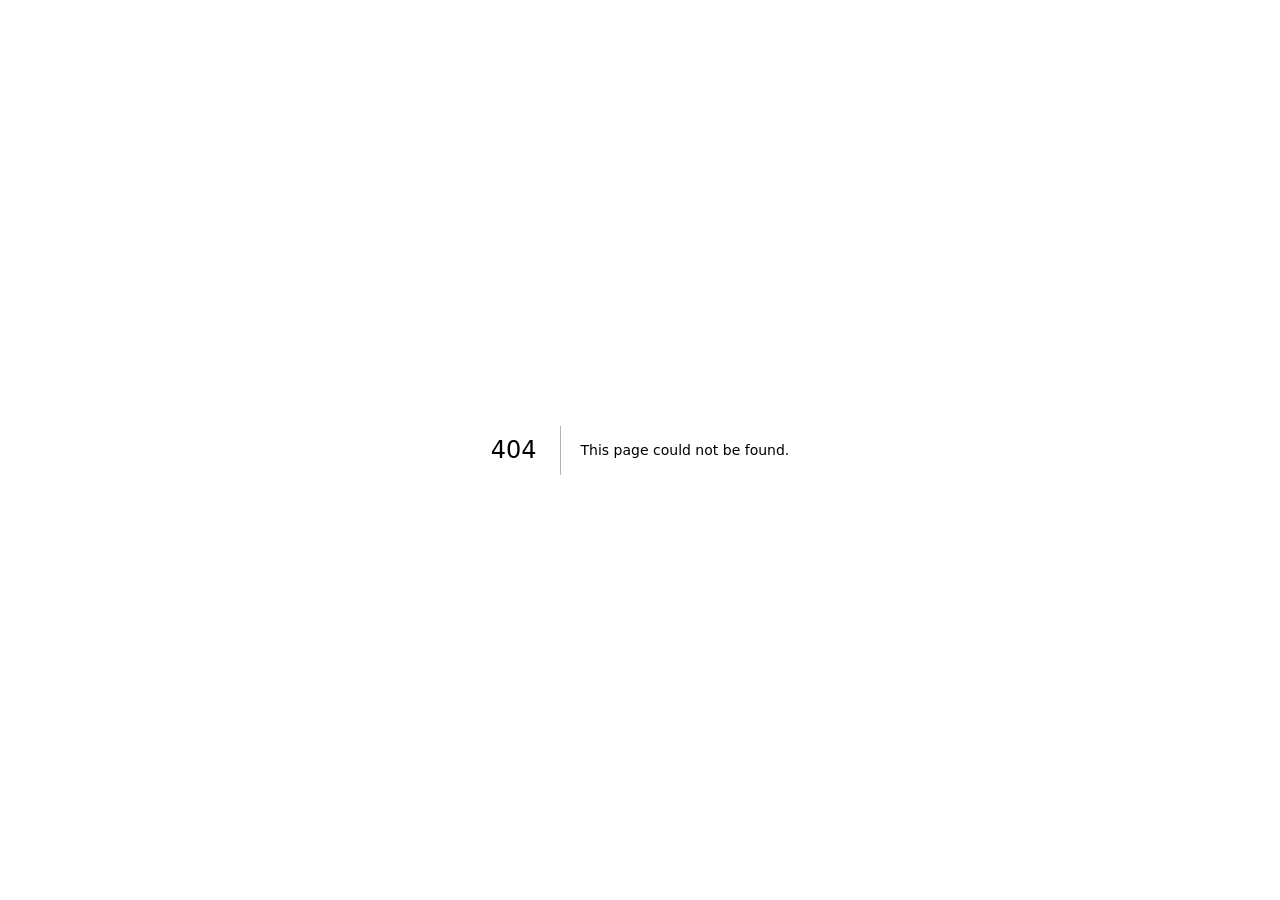
<file: 404/index.html>
<!DOCTYPE html><!--fbo9jwYrfB5_ABwY8Fsws--><html lang="en"><head><meta charSet="utf-8"/><meta name="viewport" content="width=device-width, initial-scale=1"/><link rel="preload" href="/_next/static/media/e4af272ccee01ff0-s.p.woff2" as="font" crossorigin="" type="font/woff2"/><link rel="stylesheet" href="/_next/static/css/2ed8028b4130b2f9.css" data-precedence="next"/><link rel="preload" as="script" fetchPriority="low" href="/_next/static/chunks/webpack-615d639bc620ad9d.js"/><script src="/_next/static/chunks/4bd1b696-c023c6e3521b1417.js" async=""></script><script src="/_next/static/chunks/255-ef5aca904e43acf3.js" async=""></script><script src="/_next/static/chunks/main-app-638ebff8f146d0a7.js" async=""></script><script src="/_next/static/chunks/app/layout-6a47967f310f1dbd.js" async=""></script><meta name="robots" content="noindex"/><meta name="next-size-adjust" content=""/><title>404: This page could not be found.</title><title>Vishnu Krishnan | Software Engineer &amp; Machine Learning Engineer</title><meta name="description" content="Software Engineer and Machine Learning Engineer with experience in generative AI, agentic workflows, RAG systems, MLOps, and scalable production platforms."/><meta property="og:title" content="Vishnu Krishnan | Software Engineer &amp; Machine Learning Engineer"/><meta property="og:description" content="Software Engineer and Machine Learning Engineer with experience in generative AI, agentic workflows, RAG systems, MLOps, and scalable production platforms."/><meta property="og:url" content="https://vishnukk33.github.io/Vishnu_Resume/"/><meta property="og:site_name" content="Vishnu Krishnan Portfolio"/><meta property="og:locale" content="en_US"/><meta property="og:type" content="website"/><meta name="twitter:card" content="summary_large_image"/><meta name="twitter:title" content="Vishnu Krishnan | Software Engineer &amp; Machine Learning Engineer"/><meta name="twitter:description" content="Software Engineer and Machine Learning Engineer with experience in generative AI, agentic workflows, RAG systems, MLOps, and scalable production platforms."/><link rel="icon" href="/icon.svg?74b4d57d256faf26" type="image/svg+xml" sizes="any"/><script src="/_next/static/chunks/polyfills-42372ed130431b0a.js" noModule=""></script></head><body class="__className_f367f3"><div hidden=""><!--$--><!--/$--></div><div style="font-family:system-ui,&quot;Segoe UI&quot;,Roboto,Helvetica,Arial,sans-serif,&quot;Apple Color Emoji&quot;,&quot;Segoe UI Emoji&quot;;height:100vh;text-align:center;display:flex;flex-direction:column;align-items:center;justify-content:center"><div><style>body{color:#000;background:#fff;margin:0}.next-error-h1{border-right:1px solid rgba(0,0,0,.3)}@media (prefers-color-scheme:dark){body{color:#fff;background:#000}.next-error-h1{border-right:1px solid rgba(255,255,255,.3)}}</style><h1 class="next-error-h1" style="display:inline-block;margin:0 20px 0 0;padding:0 23px 0 0;font-size:24px;font-weight:500;vertical-align:top;line-height:49px">404</h1><div style="display:inline-block"><h2 style="font-size:14px;font-weight:400;line-height:49px;margin:0">This page could not be found.</h2></div></div></div><!--$--><!--/$--><script src="/_next/static/chunks/webpack-615d639bc620ad9d.js" id="_R_" async=""></script><script>(self.__next_f=self.__next_f||[]).push([0])</script><script>self.__next_f.push([1,"1:\"$Sreact.fragment\"\n2:I[7106,[\"177\",\"static/chunks/app/layout-6a47967f310f1dbd.js\"],\"ThemeProvider\"]\n3:I[9766,[],\"\"]\n4:I[8924,[],\"\"]\n5:I[4431,[],\"OutletBoundary\"]\n7:I[5278,[],\"AsyncMetadataOutlet\"]\n9:I[4431,[],\"ViewportBoundary\"]\nb:I[4431,[],\"MetadataBoundary\"]\nc:\"$Sreact.suspense\"\ne:I[7150,[],\"\"]\n:HL[\"/_next/static/media/e4af272ccee01ff0-s.p.woff2\",\"font\",{\"crossOrigin\":\"\",\"type\":\"font/woff2\"}]\n:HL[\"/_next/static/css/2ed8028b4130b2f9.css\",\"style\"]\n"])</script><script>self.__next_f.push([1,"0:{\"P\":null,\"b\":\"fbo9jwYrfB5_ABwY8Fsws\",\"p\":\"\",\"c\":[\"\",\"_not-found\",\"\"],\"i\":false,\"f\":[[[\"\",{\"children\":[\"/_not-found\",{\"children\":[\"__PAGE__\",{}]}]},\"$undefined\",\"$undefined\",true],[\"\",[\"$\",\"$1\",\"c\",{\"children\":[[[\"$\",\"link\",\"0\",{\"rel\":\"stylesheet\",\"href\":\"/_next/static/css/2ed8028b4130b2f9.css\",\"precedence\":\"next\",\"crossOrigin\":\"$undefined\",\"nonce\":\"$undefined\"}]],[\"$\",\"html\",null,{\"lang\":\"en\",\"suppressHydrationWarning\":true,\"children\":[\"$\",\"body\",null,{\"className\":\"__className_f367f3\",\"children\":[\"$\",\"$L2\",null,{\"children\":[\"$\",\"$L3\",null,{\"parallelRouterKey\":\"children\",\"error\":\"$undefined\",\"errorStyles\":\"$undefined\",\"errorScripts\":\"$undefined\",\"template\":[\"$\",\"$L4\",null,{}],\"templateStyles\":\"$undefined\",\"templateScripts\":\"$undefined\",\"notFound\":\"$undefined\",\"forbidden\":\"$undefined\",\"unauthorized\":\"$undefined\"}]}]}]}]]}],{\"children\":[\"/_not-found\",[\"$\",\"$1\",\"c\",{\"children\":[null,[\"$\",\"$L3\",null,{\"parallelRouterKey\":\"children\",\"error\":\"$undefined\",\"errorStyles\":\"$undefined\",\"errorScripts\":\"$undefined\",\"template\":[\"$\",\"$L4\",null,{}],\"templateStyles\":\"$undefined\",\"templateScripts\":\"$undefined\",\"notFound\":\"$undefined\",\"forbidden\":\"$undefined\",\"unauthorized\":\"$undefined\"}]]}],{\"children\":[\"__PAGE__\",[\"$\",\"$1\",\"c\",{\"children\":[[[\"$\",\"title\",null,{\"children\":\"404: This page could not be found.\"}],[\"$\",\"div\",null,{\"style\":{\"fontFamily\":\"system-ui,\\\"Segoe UI\\\",Roboto,Helvetica,Arial,sans-serif,\\\"Apple Color Emoji\\\",\\\"Segoe UI Emoji\\\"\",\"height\":\"100vh\",\"textAlign\":\"center\",\"display\":\"flex\",\"flexDirection\":\"column\",\"alignItems\":\"center\",\"justifyContent\":\"center\"},\"children\":[\"$\",\"div\",null,{\"children\":[[\"$\",\"style\",null,{\"dangerouslySetInnerHTML\":{\"__html\":\"body{color:#000;background:#fff;margin:0}.next-error-h1{border-right:1px solid rgba(0,0,0,.3)}@media (prefers-color-scheme:dark){body{color:#fff;background:#000}.next-error-h1{border-right:1px solid rgba(255,255,255,.3)}}\"}}],[\"$\",\"h1\",null,{\"className\":\"next-error-h1\",\"style\":{\"display\":\"inline-block\",\"margin\":\"0 20px 0 0\",\"padding\":\"0 23px 0 0\",\"fontSize\":24,\"fontWeight\":500,\"verticalAlign\":\"top\",\"lineHeight\":\"49px\"},\"children\":404}],[\"$\",\"div\",null,{\"style\":{\"display\":\"inline-block\"},\"children\":[\"$\",\"h2\",null,{\"style\":{\"fontSize\":14,\"fontWeight\":400,\"lineHeight\":\"49px\",\"margin\":0},\"children\":\"This page could not be found.\"}]}]]}]}]],null,[\"$\",\"$L5\",null,{\"children\":[\"$L6\",[\"$\",\"$L7\",null,{\"promise\":\"$@8\"}]]}]]}],{},null,false]},null,false]},null,false],[\"$\",\"$1\",\"h\",{\"children\":[[\"$\",\"meta\",null,{\"name\":\"robots\",\"content\":\"noindex\"}],[[\"$\",\"$L9\",null,{\"children\":\"$La\"}],[\"$\",\"meta\",null,{\"name\":\"next-size-adjust\",\"content\":\"\"}]],[\"$\",\"$Lb\",null,{\"children\":[\"$\",\"div\",null,{\"hidden\":true,\"children\":[\"$\",\"$c\",null,{\"fallback\":null,\"children\":\"$Ld\"}]}]}]]}],false]],\"m\":\"$undefined\",\"G\":[\"$e\",[]],\"s\":false,\"S\":true}\n"])</script><script>self.__next_f.push([1,"a:[[\"$\",\"meta\",\"0\",{\"charSet\":\"utf-8\"}],[\"$\",\"meta\",\"1\",{\"name\":\"viewport\",\"content\":\"width=device-width, initial-scale=1\"}]]\n6:null\n"])</script><script>self.__next_f.push([1,"f:I[622,[],\"IconMark\"]\n"])</script><script>self.__next_f.push([1,"8:{\"metadata\":[[\"$\",\"title\",\"0\",{\"children\":\"Vishnu Krishnan | Software Engineer \u0026 Machine Learning Engineer\"}],[\"$\",\"meta\",\"1\",{\"name\":\"description\",\"content\":\"Software Engineer and Machine Learning Engineer with experience in generative AI, agentic workflows, RAG systems, MLOps, and scalable production platforms.\"}],[\"$\",\"meta\",\"2\",{\"property\":\"og:title\",\"content\":\"Vishnu Krishnan | Software Engineer \u0026 Machine Learning Engineer\"}],[\"$\",\"meta\",\"3\",{\"property\":\"og:description\",\"content\":\"Software Engineer and Machine Learning Engineer with experience in generative AI, agentic workflows, RAG systems, MLOps, and scalable production platforms.\"}],[\"$\",\"meta\",\"4\",{\"property\":\"og:url\",\"content\":\"https://vishnukk33.github.io/Vishnu_Resume/\"}],[\"$\",\"meta\",\"5\",{\"property\":\"og:site_name\",\"content\":\"Vishnu Krishnan Portfolio\"}],[\"$\",\"meta\",\"6\",{\"property\":\"og:locale\",\"content\":\"en_US\"}],[\"$\",\"meta\",\"7\",{\"property\":\"og:type\",\"content\":\"website\"}],[\"$\",\"meta\",\"8\",{\"name\":\"twitter:card\",\"content\":\"summary_large_image\"}],[\"$\",\"meta\",\"9\",{\"name\":\"twitter:title\",\"content\":\"Vishnu Krishnan | Software Engineer \u0026 Machine Learning Engineer\"}],[\"$\",\"meta\",\"10\",{\"name\":\"twitter:description\",\"content\":\"Software Engineer and Machine Learning Engineer with experience in generative AI, agentic workflows, RAG systems, MLOps, and scalable production platforms.\"}],[\"$\",\"link\",\"11\",{\"rel\":\"icon\",\"href\":\"/icon.svg?74b4d57d256faf26\",\"type\":\"image/svg+xml\",\"sizes\":\"any\"}],[\"$\",\"$Lf\",\"12\",{}]],\"error\":null,\"digest\":\"$undefined\"}\n"])</script><script>self.__next_f.push([1,"d:\"$8:metadata\"\n"])</script></body></html>
</file>
<file: _next/static/css/2ed8028b4130b2f9.css>
@font-face{font-family:Inter;font-style:normal;font-weight:100 900;font-display:swap;src:url(/_next/static/media/ba9851c3c22cd980-s.woff2) format("woff2");unicode-range:u+0460-052f,u+1c80-1c8a,u+20b4,u+2de0-2dff,u+a640-a69f,u+fe2e-fe2f}@font-face{font-family:Inter;font-style:normal;font-weight:100 900;font-display:swap;src:url(/_next/static/media/21350d82a1f187e9-s.woff2) format("woff2");unicode-range:u+0301,u+0400-045f,u+0490-0491,u+04b0-04b1,u+2116}@font-face{font-family:Inter;font-style:normal;font-weight:100 900;font-display:swap;src:url(/_next/static/media/c5fe6dc8356a8c31-s.woff2) format("woff2");unicode-range:u+1f??}@font-face{font-family:Inter;font-style:normal;font-weight:100 900;font-display:swap;src:url(/_next/static/media/19cfc7226ec3afaa-s.woff2) format("woff2");unicode-range:u+0370-0377,u+037a-037f,u+0384-038a,u+038c,u+038e-03a1,u+03a3-03ff}@font-face{font-family:Inter;font-style:normal;font-weight:100 900;font-display:swap;src:url(/_next/static/media/df0a9ae256c0569c-s.woff2) format("woff2");unicode-range:u+0102-0103,u+0110-0111,u+0128-0129,u+0168-0169,u+01a0-01a1,u+01af-01b0,u+0300-0301,u+0303-0304,u+0308-0309,u+0323,u+0329,u+1ea0-1ef9,u+20ab}@font-face{font-family:Inter;font-style:normal;font-weight:100 900;font-display:swap;src:url(/_next/static/media/8e9860b6e62d6359-s.woff2) format("woff2");unicode-range:u+0100-02ba,u+02bd-02c5,u+02c7-02cc,u+02ce-02d7,u+02dd-02ff,u+0304,u+0308,u+0329,u+1d00-1dbf,u+1e00-1e9f,u+1ef2-1eff,u+2020,u+20a0-20ab,u+20ad-20c0,u+2113,u+2c60-2c7f,u+a720-a7ff}@font-face{font-family:Inter;font-style:normal;font-weight:100 900;font-display:swap;src:url(/_next/static/media/e4af272ccee01ff0-s.p.woff2) format("woff2");unicode-range:u+00??,u+0131,u+0152-0153,u+02bb-02bc,u+02c6,u+02da,u+02dc,u+0304,u+0308,u+0329,u+2000-206f,u+20ac,u+2122,u+2191,u+2193,u+2212,u+2215,u+feff,u+fffd}@font-face{font-family:Inter Fallback;src:local("Arial");ascent-override:90.44%;descent-override:22.52%;line-gap-override:0.00%;size-adjust:107.12%}.__className_f367f3{font-family:Inter,Inter Fallback;font-style:normal}*,:after,:before{--tw-border-spacing-x:0;--tw-border-spacing-y:0;--tw-translate-x:0;--tw-translate-y:0;--tw-rotate:0;--tw-skew-x:0;--tw-skew-y:0;--tw-scale-x:1;--tw-scale-y:1;--tw-pan-x: ;--tw-pan-y: ;--tw-pinch-zoom: ;--tw-scroll-snap-strictness:proximity;--tw-gradient-from-position: ;--tw-gradient-via-position: ;--tw-gradient-to-position: ;--tw-ordinal: ;--tw-slashed-zero: ;--tw-numeric-figure: ;--tw-numeric-spacing: ;--tw-numeric-fraction: ;--tw-ring-inset: ;--tw-ring-offset-width:0px;--tw-ring-offset-color:#fff;--tw-ring-color:rgb(59 130 246/0.5);--tw-ring-offset-shadow:0 0 #0000;--tw-ring-shadow:0 0 #0000;--tw-shadow:0 0 #0000;--tw-shadow-colored:0 0 #0000;--tw-blur: ;--tw-brightness: ;--tw-contrast: ;--tw-grayscale: ;--tw-hue-rotate: ;--tw-invert: ;--tw-saturate: ;--tw-sepia: ;--tw-drop-shadow: ;--tw-backdrop-blur: ;--tw-backdrop-brightness: ;--tw-backdrop-contrast: ;--tw-backdrop-grayscale: ;--tw-backdrop-hue-rotate: ;--tw-backdrop-invert: ;--tw-backdrop-opacity: ;--tw-backdrop-saturate: ;--tw-backdrop-sepia: ;--tw-contain-size: ;--tw-contain-layout: ;--tw-contain-paint: ;--tw-contain-style: }::backdrop{--tw-border-spacing-x:0;--tw-border-spacing-y:0;--tw-translate-x:0;--tw-translate-y:0;--tw-rotate:0;--tw-skew-x:0;--tw-skew-y:0;--tw-scale-x:1;--tw-scale-y:1;--tw-pan-x: ;--tw-pan-y: ;--tw-pinch-zoom: ;--tw-scroll-snap-strictness:proximity;--tw-gradient-from-position: ;--tw-gradient-via-position: ;--tw-gradient-to-position: ;--tw-ordinal: ;--tw-slashed-zero: ;--tw-numeric-figure: ;--tw-numeric-spacing: ;--tw-numeric-fraction: ;--tw-ring-inset: ;--tw-ring-offset-width:0px;--tw-ring-offset-color:#fff;--tw-ring-color:rgb(59 130 246/0.5);--tw-ring-offset-shadow:0 0 #0000;--tw-ring-shadow:0 0 #0000;--tw-shadow:0 0 #0000;--tw-shadow-colored:0 0 #0000;--tw-blur: ;--tw-brightness: ;--tw-contrast: ;--tw-grayscale: ;--tw-hue-rotate: ;--tw-invert: ;--tw-saturate: ;--tw-sepia: ;--tw-drop-shadow: ;--tw-backdrop-blur: ;--tw-backdrop-brightness: ;--tw-backdrop-contrast: ;--tw-backdrop-grayscale: ;--tw-backdrop-hue-rotate: ;--tw-backdrop-invert: ;--tw-backdrop-opacity: ;--tw-backdrop-saturate: ;--tw-backdrop-sepia: ;--tw-contain-size: ;--tw-contain-layout: ;--tw-contain-paint: ;--tw-contain-style: }/*
! tailwindcss v3.4.18 | MIT License | https://tailwindcss.com
*/*,:after,:before{box-sizing:border-box;border:0 solid #e5e7eb}:after,:before{--tw-content:""}:host,html{line-height:1.5;-webkit-text-size-adjust:100%;-moz-tab-size:4;-o-tab-size:4;tab-size:4;font-family:ui-sans-serif,system-ui,sans-serif,Apple Color Emoji,Segoe UI Emoji,Segoe UI Symbol,Noto Color Emoji;font-feature-settings:normal;font-variation-settings:normal;-webkit-tap-highlight-color:transparent}body{margin:0;line-height:inherit}hr{height:0;color:inherit;border-top-width:1px}abbr:where([title]){-webkit-text-decoration:underline dotted;text-decoration:underline dotted}h1,h2,h3,h4,h5,h6{font-size:inherit;font-weight:inherit}a{color:inherit;text-decoration:inherit}b,strong{font-weight:bolder}code,kbd,pre,samp{font-family:ui-monospace,SFMono-Regular,Menlo,Monaco,Consolas,Liberation Mono,Courier New,monospace;font-feature-settings:normal;font-variation-settings:normal;font-size:1em}small{font-size:80%}sub,sup{font-size:75%;line-height:0;position:relative;vertical-align:baseline}sub{bottom:-.25em}sup{top:-.5em}table{text-indent:0;border-color:inherit;border-collapse:collapse}button,input,optgroup,select,textarea{font-family:inherit;font-feature-settings:inherit;font-variation-settings:inherit;font-size:100%;font-weight:inherit;line-height:inherit;letter-spacing:inherit;color:inherit;margin:0;padding:0}button,select{text-transform:none}button,input:where([type=button]),input:where([type=reset]),input:where([type=submit]){-webkit-appearance:button;background-color:transparent;background-image:none}:-moz-focusring{outline:auto}:-moz-ui-invalid{box-shadow:none}progress{vertical-align:baseline}::-webkit-inner-spin-button,::-webkit-outer-spin-button{height:auto}[type=search]{-webkit-appearance:textfield;outline-offset:-2px}::-webkit-search-decoration{-webkit-appearance:none}::-webkit-file-upload-button{-webkit-appearance:button;font:inherit}summary{display:list-item}blockquote,dd,dl,figure,h1,h2,h3,h4,h5,h6,hr,p,pre{margin:0}fieldset{margin:0}fieldset,legend{padding:0}menu,ol,ul{list-style:none;margin:0;padding:0}dialog{padding:0}textarea{resize:vertical}input::-moz-placeholder,textarea::-moz-placeholder{opacity:1;color:#9ca3af}input::placeholder,textarea::placeholder{opacity:1;color:#9ca3af}[role=button],button{cursor:pointer}:disabled{cursor:default}audio,canvas,embed,iframe,img,object,svg,video{display:block;vertical-align:middle}img,video{max-width:100%;height:auto}[hidden]:where(:not([hidden=until-found])){display:none}.fixed{position:fixed}.absolute{position:absolute}.relative{position:relative}.inset-0{inset:0}.bottom-0{bottom:0}.left-0{left:0}.left-1{left:.25rem}.left-8{left:2rem}.right-0{right:0}.top-0{top:0}.top-1{top:.25rem}.top-6{top:1.5rem}.z-10{z-index:10}.z-50{z-index:50}.order-1{order:1}.order-2{order:2}.col-span-1{grid-column:span 1/span 1}.mx-auto{margin-left:auto;margin-right:auto}.mb-1{margin-bottom:.25rem}.mb-12{margin-bottom:3rem}.mb-2{margin-bottom:.5rem}.mb-3{margin-bottom:.75rem}.mb-4{margin-bottom:1rem}.mb-8{margin-bottom:2rem}.mt-1\.5{margin-top:.375rem}.mt-12{margin-top:3rem}.mt-2{margin-top:.5rem}.mt-8{margin-top:2rem}.block{display:block}.inline-block{display:inline-block}.flex{display:flex}.grid{display:grid}.hidden{display:none}.h-1\.5{height:.375rem}.h-12{height:3rem}.h-16{height:4rem}.h-4{height:1rem}.h-5{height:1.25rem}.h-6{height:1.5rem}.h-8{height:2rem}.max-h-0{max-height:0}.max-h-\[500px\]{max-height:500px}.min-h-screen{min-height:100vh}.w-0\.5{width:.125rem}.w-1\.5{width:.375rem}.w-12{width:3rem}.w-14{width:3.5rem}.w-4{width:1rem}.w-5{width:1.25rem}.w-6{width:1.5rem}.w-full{width:100%}.max-w-4xl{max-width:56rem}.max-w-6xl{max-width:72rem}.max-w-7xl{max-width:80rem}.max-w-none{max-width:none}.flex-1{flex:1 1 0%}.flex-shrink-0{flex-shrink:0}.grow{flex-grow:1}.translate-x-0{--tw-translate-x:0px}.translate-x-0,.translate-x-6{transform:translate(var(--tw-translate-x),var(--tw-translate-y)) rotate(var(--tw-rotate)) skewX(var(--tw-skew-x)) skewY(var(--tw-skew-y)) scaleX(var(--tw-scale-x)) scaleY(var(--tw-scale-y))}.translate-x-6{--tw-translate-x:1.5rem}.transform{transform:translate(var(--tw-translate-x),var(--tw-translate-y)) rotate(var(--tw-rotate)) skewX(var(--tw-skew-x)) skewY(var(--tw-skew-y)) scaleX(var(--tw-scale-x)) scaleY(var(--tw-scale-y))}@keyframes bounce{0%,to{transform:translateY(-25%);animation-timing-function:cubic-bezier(.8,0,1,1)}50%{transform:none;animation-timing-function:cubic-bezier(0,0,.2,1)}}.animate-bounce{animation:bounce 1s infinite}.list-inside{list-style-position:inside}.list-disc{list-style-type:disc}.grid-cols-1{grid-template-columns:repeat(1,minmax(0,1fr))}.flex-col{flex-direction:column}.flex-wrap{flex-wrap:wrap}.items-start{align-items:flex-start}.items-center{align-items:center}.justify-center{justify-content:center}.justify-between{justify-content:space-between}.justify-items-stretch{justify-items:stretch}.gap-2{gap:.5rem}.gap-3{gap:.75rem}.gap-4{gap:1rem}.gap-6{gap:1.5rem}.space-x-8>:not([hidden])~:not([hidden]){--tw-space-x-reverse:0;margin-right:calc(2rem * var(--tw-space-x-reverse));margin-left:calc(2rem * calc(1 - var(--tw-space-x-reverse)))}.space-y-1>:not([hidden])~:not([hidden]){--tw-space-y-reverse:0;margin-top:calc(.25rem * calc(1 - var(--tw-space-y-reverse)));margin-bottom:calc(.25rem * var(--tw-space-y-reverse))}.space-y-2>:not([hidden])~:not([hidden]){--tw-space-y-reverse:0;margin-top:calc(.5rem * calc(1 - var(--tw-space-y-reverse)));margin-bottom:calc(.5rem * var(--tw-space-y-reverse))}.space-y-6>:not([hidden])~:not([hidden]){--tw-space-y-reverse:0;margin-top:calc(1.5rem * calc(1 - var(--tw-space-y-reverse)));margin-bottom:calc(1.5rem * var(--tw-space-y-reverse))}.space-y-8>:not([hidden])~:not([hidden]){--tw-space-y-reverse:0;margin-top:calc(2rem * calc(1 - var(--tw-space-y-reverse)));margin-bottom:calc(2rem * var(--tw-space-y-reverse))}.justify-self-stretch{justify-self:stretch}.overflow-hidden{overflow:hidden}.rounded-full{border-radius:9999px}.rounded-lg{border-radius:.5rem}.rounded-md{border-radius:.375rem}.border{border-width:1px}.border-2{border-width:2px}.border-4{border-width:4px}.border-t{border-top-width:1px}.border-gray-200{--tw-border-opacity:1;border-color:rgb(229 231 235/var(--tw-border-opacity,1))}.border-gray-300{--tw-border-opacity:1;border-color:rgb(209 213 219/var(--tw-border-opacity,1))}.border-primary-400{--tw-border-opacity:1;border-color:rgb(56 189 248/var(--tw-border-opacity,1))}.border-white{--tw-border-opacity:1;border-color:rgb(255 255 255/var(--tw-border-opacity,1))}.border-white\/30{border-color:rgb(255 255 255/.3)}.bg-gray-300{--tw-bg-opacity:1;background-color:rgb(209 213 219/var(--tw-bg-opacity,1))}.bg-gray-50{--tw-bg-opacity:1;background-color:rgb(249 250 251/var(--tw-bg-opacity,1))}.bg-primary-100{--tw-bg-opacity:1;background-color:rgb(224 242 254/var(--tw-bg-opacity,1))}.bg-primary-50{--tw-bg-opacity:1;background-color:rgb(240 249 255/var(--tw-bg-opacity,1))}.bg-primary-500{--tw-bg-opacity:1;background-color:rgb(14 165 233/var(--tw-bg-opacity,1))}.bg-transparent{background-color:transparent}.bg-white{--tw-bg-opacity:1;background-color:rgb(255 255 255/var(--tw-bg-opacity,1))}.bg-white\/95{background-color:rgb(255 255 255/.95)}.bg-yellow-100{--tw-bg-opacity:1;background-color:rgb(254 249 195/var(--tw-bg-opacity,1))}.bg-gradient-to-b{background-image:linear-gradient(to bottom,var(--tw-gradient-stops))}.bg-gradient-to-br{background-image:linear-gradient(to bottom right,var(--tw-gradient-stops))}.bg-gradient-to-r{background-image:linear-gradient(to right,var(--tw-gradient-stops))}.from-primary-300{--tw-gradient-from:#7dd3fc var(--tw-gradient-from-position);--tw-gradient-to:rgb(125 211 252/0) var(--tw-gradient-to-position);--tw-gradient-stops:var(--tw-gradient-from),var(--tw-gradient-to)}.from-primary-50{--tw-gradient-from:#f0f9ff var(--tw-gradient-from-position);--tw-gradient-to:rgb(240 249 255/0) var(--tw-gradient-to-position);--tw-gradient-stops:var(--tw-gradient-from),var(--tw-gradient-to)}.from-primary-600{--tw-gradient-from:#0284c7 var(--tw-gradient-from-position);--tw-gradient-to:rgb(2 132 199/0) var(--tw-gradient-to-position);--tw-gradient-stops:var(--tw-gradient-from),var(--tw-gradient-to)}.via-primary-400{--tw-gradient-to:rgb(56 189 248/0) var(--tw-gradient-to-position);--tw-gradient-stops:var(--tw-gradient-from),#38bdf8 var(--tw-gradient-via-position),var(--tw-gradient-to)}.via-white{--tw-gradient-to:rgb(255 255 255/0) var(--tw-gradient-to-position);--tw-gradient-stops:var(--tw-gradient-from),#fff var(--tw-gradient-via-position),var(--tw-gradient-to)}.to-primary-300{--tw-gradient-to:#7dd3fc var(--tw-gradient-to-position)}.to-primary-50{--tw-gradient-to:#f0f9ff var(--tw-gradient-to-position)}.to-primary-500{--tw-gradient-to:#0ea5e9 var(--tw-gradient-to-position)}.to-primary-800{--tw-gradient-to:#075985 var(--tw-gradient-to-position)}.to-white{--tw-gradient-to:#fff var(--tw-gradient-to-position)}.p-2{padding:.5rem}.p-3{padding:.75rem}.p-5{padding:1.25rem}.p-6{padding:1.5rem}.px-2{padding-left:.5rem;padding-right:.5rem}.px-3{padding-left:.75rem;padding-right:.75rem}.px-4{padding-left:1rem;padding-right:1rem}.px-8{padding-left:2rem;padding-right:2rem}.py-1{padding-top:.25rem;padding-bottom:.25rem}.py-12{padding-top:3rem;padding-bottom:3rem}.py-2\.5{padding-top:.625rem;padding-bottom:.625rem}.py-20{padding-top:5rem;padding-bottom:5rem}.py-3{padding-top:.75rem;padding-bottom:.75rem}.py-4{padding-top:1rem;padding-bottom:1rem}.pb-6{padding-bottom:1.5rem}.pt-16{padding-top:4rem}.pt-8{padding-top:2rem}.text-left{text-align:left}.text-center{text-align:center}.text-2xl{font-size:1.5rem;line-height:2rem}.text-3xl{font-size:1.875rem;line-height:2.25rem}.text-4xl{font-size:2.25rem;line-height:2.5rem}.text-5xl{font-size:3rem;line-height:1}.text-base{font-size:1rem;line-height:1.5rem}.text-lg{font-size:1.125rem;line-height:1.75rem}.text-sm{font-size:.875rem;line-height:1.25rem}.text-xl{font-size:1.25rem;line-height:1.75rem}.text-xs{font-size:.75rem;line-height:1rem}.font-bold{font-weight:700}.font-medium{font-weight:500}.font-semibold{font-weight:600}.leading-relaxed{line-height:1.625}.text-gray-400{--tw-text-opacity:1;color:rgb(156 163 175/var(--tw-text-opacity,1))}.text-gray-500{--tw-text-opacity:1;color:rgb(107 114 128/var(--tw-text-opacity,1))}.text-gray-600{--tw-text-opacity:1;color:rgb(75 85 99/var(--tw-text-opacity,1))}.text-gray-700{--tw-text-opacity:1;color:rgb(55 65 81/var(--tw-text-opacity,1))}.text-gray-900{--tw-text-opacity:1;color:rgb(17 24 39/var(--tw-text-opacity,1))}.text-primary-100{--tw-text-opacity:1;color:rgb(224 242 254/var(--tw-text-opacity,1))}.text-primary-200{--tw-text-opacity:1;color:rgb(186 230 253/var(--tw-text-opacity,1))}.text-primary-600{--tw-text-opacity:1;color:rgb(2 132 199/var(--tw-text-opacity,1))}.text-primary-800{--tw-text-opacity:1;color:rgb(7 89 133/var(--tw-text-opacity,1))}.text-white{--tw-text-opacity:1;color:rgb(255 255 255/var(--tw-text-opacity,1))}.text-yellow-500{--tw-text-opacity:1;color:rgb(234 179 8/var(--tw-text-opacity,1))}.text-yellow-800{--tw-text-opacity:1;color:rgb(133 77 14/var(--tw-text-opacity,1))}.opacity-0{opacity:0}.opacity-100{opacity:1}.shadow-lg{--tw-shadow:0 10px 15px -3px rgb(0 0 0/0.1),0 4px 6px -4px rgb(0 0 0/0.1);--tw-shadow-colored:0 10px 15px -3px var(--tw-shadow-color),0 4px 6px -4px var(--tw-shadow-color)}.shadow-lg,.shadow-md{box-shadow:var(--tw-ring-offset-shadow,0 0 #0000),var(--tw-ring-shadow,0 0 #0000),var(--tw-shadow)}.shadow-md{--tw-shadow:0 4px 6px -1px rgb(0 0 0/0.1),0 2px 4px -2px rgb(0 0 0/0.1);--tw-shadow-colored:0 4px 6px -1px var(--tw-shadow-color),0 2px 4px -2px var(--tw-shadow-color)}.shadow-sm{--tw-shadow:0 1px 2px 0 rgb(0 0 0/0.05);--tw-shadow-colored:0 1px 2px 0 var(--tw-shadow-color);box-shadow:var(--tw-ring-offset-shadow,0 0 #0000),var(--tw-ring-shadow,0 0 #0000),var(--tw-shadow)}.filter{filter:var(--tw-blur) var(--tw-brightness) var(--tw-contrast) var(--tw-grayscale) var(--tw-hue-rotate) var(--tw-invert) var(--tw-saturate) var(--tw-sepia) var(--tw-drop-shadow)}.backdrop-blur-sm{--tw-backdrop-blur:blur(4px);backdrop-filter:var(--tw-backdrop-blur) var(--tw-backdrop-brightness) var(--tw-backdrop-contrast) var(--tw-backdrop-grayscale) var(--tw-backdrop-hue-rotate) var(--tw-backdrop-invert) var(--tw-backdrop-opacity) var(--tw-backdrop-saturate) var(--tw-backdrop-sepia)}.transition-all{transition-property:all;transition-timing-function:cubic-bezier(.4,0,.2,1);transition-duration:.15s}.transition-colors{transition-property:color,background-color,border-color,text-decoration-color,fill,stroke;transition-timing-function:cubic-bezier(.4,0,.2,1);transition-duration:.15s}.transition-transform{transition-property:transform;transition-timing-function:cubic-bezier(.4,0,.2,1);transition-duration:.15s}.duration-200{transition-duration:.2s}.duration-300{transition-duration:.3s}.ease-in-out{transition-timing-function:cubic-bezier(.4,0,.2,1)}:root{--foreground-rgb:0,0,0;--background-start-rgb:255,255,255;--background-end-rgb:255,255,255}body{color:rgb(var(--foreground-rgb));background:linear-gradient(to bottom,transparent,rgb(var(--background-end-rgb))) rgb(var(--background-start-rgb))}.dark{--foreground-rgb:255,255,255;--background-start-rgb:17,24,39;--background-end-rgb:17,24,39}html{scroll-behavior:smooth}.hover\:border-blue-600:hover{--tw-border-opacity:1;border-color:rgb(37 99 235/var(--tw-border-opacity,1))}.hover\:border-gray-400:hover{--tw-border-opacity:1;border-color:rgb(156 163 175/var(--tw-border-opacity,1))}.hover\:border-gray-800:hover{--tw-border-opacity:1;border-color:rgb(31 41 55/var(--tw-border-opacity,1))}.hover\:border-primary-300:hover{--tw-border-opacity:1;border-color:rgb(125 211 252/var(--tw-border-opacity,1))}.hover\:border-primary-500:hover{--tw-border-opacity:1;border-color:rgb(14 165 233/var(--tw-border-opacity,1))}.hover\:bg-blue-50:hover{--tw-bg-opacity:1;background-color:rgb(239 246 255/var(--tw-bg-opacity,1))}.hover\:bg-gray-100:hover{--tw-bg-opacity:1;background-color:rgb(243 244 246/var(--tw-bg-opacity,1))}.hover\:bg-gray-50:hover{--tw-bg-opacity:1;background-color:rgb(249 250 251/var(--tw-bg-opacity,1))}.hover\:bg-primary-200:hover{--tw-bg-opacity:1;background-color:rgb(186 230 253/var(--tw-bg-opacity,1))}.hover\:bg-primary-50:hover{--tw-bg-opacity:1;background-color:rgb(240 249 255/var(--tw-bg-opacity,1))}.hover\:from-primary-700:hover{--tw-gradient-from:#0369a1 var(--tw-gradient-from-position);--tw-gradient-to:rgb(3 105 161/0) var(--tw-gradient-to-position);--tw-gradient-stops:var(--tw-gradient-from),var(--tw-gradient-to)}.hover\:to-primary-600:hover{--tw-gradient-to:#0284c7 var(--tw-gradient-to-position)}.hover\:text-primary-600:hover{--tw-text-opacity:1;color:rgb(2 132 199/var(--tw-text-opacity,1))}.hover\:shadow-lg:hover{--tw-shadow:0 10px 15px -3px rgb(0 0 0/0.1),0 4px 6px -4px rgb(0 0 0/0.1);--tw-shadow-colored:0 10px 15px -3px var(--tw-shadow-color),0 4px 6px -4px var(--tw-shadow-color)}.hover\:shadow-lg:hover,.hover\:shadow-xl:hover{box-shadow:var(--tw-ring-offset-shadow,0 0 #0000),var(--tw-ring-shadow,0 0 #0000),var(--tw-shadow)}.hover\:shadow-xl:hover{--tw-shadow:0 20px 25px -5px rgb(0 0 0/0.1),0 8px 10px -6px rgb(0 0 0/0.1);--tw-shadow-colored:0 20px 25px -5px var(--tw-shadow-color),0 8px 10px -6px var(--tw-shadow-color)}.focus\:outline-none:focus{outline:2px solid transparent;outline-offset:2px}.focus\:ring-2:focus{--tw-ring-offset-shadow:var(--tw-ring-inset) 0 0 0 var(--tw-ring-offset-width) var(--tw-ring-offset-color);--tw-ring-shadow:var(--tw-ring-inset) 0 0 0 calc(2px + var(--tw-ring-offset-width)) var(--tw-ring-color);box-shadow:var(--tw-ring-offset-shadow),var(--tw-ring-shadow),var(--tw-shadow,0 0 #0000)}.focus\:ring-primary-500:focus{--tw-ring-opacity:1;--tw-ring-color:rgb(14 165 233/var(--tw-ring-opacity,1))}.focus\:ring-offset-2:focus{--tw-ring-offset-width:2px}.group:hover .group-hover\:shadow-md{--tw-shadow:0 4px 6px -1px rgb(0 0 0/0.1),0 2px 4px -2px rgb(0 0 0/0.1);--tw-shadow-colored:0 4px 6px -1px var(--tw-shadow-color),0 2px 4px -2px var(--tw-shadow-color);box-shadow:var(--tw-ring-offset-shadow,0 0 #0000),var(--tw-ring-shadow,0 0 #0000),var(--tw-shadow)}.dark\:border-gray-600:is(.dark *){--tw-border-opacity:1;border-color:rgb(75 85 99/var(--tw-border-opacity,1))}.dark\:border-gray-700:is(.dark *){--tw-border-opacity:1;border-color:rgb(55 65 81/var(--tw-border-opacity,1))}.dark\:border-gray-800:is(.dark *){--tw-border-opacity:1;border-color:rgb(31 41 55/var(--tw-border-opacity,1))}.dark\:border-primary-600:is(.dark *){--tw-border-opacity:1;border-color:rgb(2 132 199/var(--tw-border-opacity,1))}.dark\:bg-gray-700:is(.dark *){--tw-bg-opacity:1;background-color:rgb(55 65 81/var(--tw-bg-opacity,1))}.dark\:bg-gray-800:is(.dark *){--tw-bg-opacity:1;background-color:rgb(31 41 55/var(--tw-bg-opacity,1))}.dark\:bg-gray-900:is(.dark *){--tw-bg-opacity:1;background-color:rgb(17 24 39/var(--tw-bg-opacity,1))}.dark\:bg-gray-900\/95:is(.dark *){background-color:rgb(17 24 39/.95)}.dark\:bg-primary-400:is(.dark *){--tw-bg-opacity:1;background-color:rgb(56 189 248/var(--tw-bg-opacity,1))}.dark\:bg-primary-900\/20:is(.dark *){background-color:rgb(12 74 110/.2)}.dark\:bg-primary-900\/30:is(.dark *){background-color:rgb(12 74 110/.3)}.dark\:bg-yellow-900:is(.dark *){--tw-bg-opacity:1;background-color:rgb(113 63 18/var(--tw-bg-opacity,1))}.dark\:from-gray-800:is(.dark *){--tw-gradient-from:#1f2937 var(--tw-gradient-from-position);--tw-gradient-to:rgb(31 41 55/0) var(--tw-gradient-to-position);--tw-gradient-stops:var(--tw-gradient-from),var(--tw-gradient-to)}.dark\:from-gray-900:is(.dark *){--tw-gradient-from:#111827 var(--tw-gradient-from-position);--tw-gradient-to:rgb(17 24 39/0) var(--tw-gradient-to-position);--tw-gradient-stops:var(--tw-gradient-from),var(--tw-gradient-to)}.dark\:from-primary-500:is(.dark *){--tw-gradient-from:#0ea5e9 var(--tw-gradient-from-position);--tw-gradient-to:rgb(14 165 233/0) var(--tw-gradient-to-position);--tw-gradient-stops:var(--tw-gradient-from),var(--tw-gradient-to)}.dark\:from-primary-700:is(.dark *){--tw-gradient-from:#0369a1 var(--tw-gradient-from-position);--tw-gradient-to:rgb(3 105 161/0) var(--tw-gradient-to-position);--tw-gradient-stops:var(--tw-gradient-from),var(--tw-gradient-to)}.dark\:via-gray-800:is(.dark *){--tw-gradient-to:rgb(31 41 55/0) var(--tw-gradient-to-position);--tw-gradient-stops:var(--tw-gradient-from),#1f2937 var(--tw-gradient-via-position),var(--tw-gradient-to)}.dark\:via-primary-600:is(.dark *){--tw-gradient-to:rgb(2 132 199/0) var(--tw-gradient-to-position);--tw-gradient-stops:var(--tw-gradient-from),#0284c7 var(--tw-gradient-via-position),var(--tw-gradient-to)}.dark\:to-gray-900:is(.dark *){--tw-gradient-to:#111827 var(--tw-gradient-to-position)}.dark\:to-primary-400:is(.dark *){--tw-gradient-to:#38bdf8 var(--tw-gradient-to-position)}.dark\:to-primary-700:is(.dark *){--tw-gradient-to:#0369a1 var(--tw-gradient-to-position)}.dark\:to-primary-900:is(.dark *){--tw-gradient-to:#0c4a6e var(--tw-gradient-to-position)}.dark\:text-gray-200:is(.dark *){--tw-text-opacity:1;color:rgb(229 231 235/var(--tw-text-opacity,1))}.dark\:text-gray-300:is(.dark *){--tw-text-opacity:1;color:rgb(209 213 219/var(--tw-text-opacity,1))}.dark\:text-gray-400:is(.dark *){--tw-text-opacity:1;color:rgb(156 163 175/var(--tw-text-opacity,1))}.dark\:text-primary-200:is(.dark *){--tw-text-opacity:1;color:rgb(186 230 253/var(--tw-text-opacity,1))}.dark\:text-primary-300:is(.dark *){--tw-text-opacity:1;color:rgb(125 211 252/var(--tw-text-opacity,1))}.dark\:text-primary-400:is(.dark *){--tw-text-opacity:1;color:rgb(56 189 248/var(--tw-text-opacity,1))}.dark\:text-white:is(.dark *){--tw-text-opacity:1;color:rgb(255 255 255/var(--tw-text-opacity,1))}.dark\:text-yellow-200:is(.dark *){--tw-text-opacity:1;color:rgb(254 240 138/var(--tw-text-opacity,1))}.dark\:hover\:border-blue-400:hover:is(.dark *){--tw-border-opacity:1;border-color:rgb(96 165 250/var(--tw-border-opacity,1))}.dark\:hover\:border-gray-400:hover:is(.dark *){--tw-border-opacity:1;border-color:rgb(156 163 175/var(--tw-border-opacity,1))}.dark\:hover\:border-gray-500:hover:is(.dark *){--tw-border-opacity:1;border-color:rgb(107 114 128/var(--tw-border-opacity,1))}.dark\:hover\:border-primary-400:hover:is(.dark *){--tw-border-opacity:1;border-color:rgb(56 189 248/var(--tw-border-opacity,1))}.dark\:hover\:border-primary-600:hover:is(.dark *){--tw-border-opacity:1;border-color:rgb(2 132 199/var(--tw-border-opacity,1))}.dark\:hover\:bg-blue-900\/20:hover:is(.dark *){background-color:rgb(30 58 138/.2)}.dark\:hover\:bg-gray-700:hover:is(.dark *){--tw-bg-opacity:1;background-color:rgb(55 65 81/var(--tw-bg-opacity,1))}.dark\:hover\:bg-gray-800:hover:is(.dark *){--tw-bg-opacity:1;background-color:rgb(31 41 55/var(--tw-bg-opacity,1))}.dark\:hover\:bg-primary-900\/20:hover:is(.dark *){background-color:rgb(12 74 110/.2)}.dark\:hover\:bg-primary-900\/50:hover:is(.dark *){background-color:rgb(12 74 110/.5)}.dark\:hover\:from-primary-600:hover:is(.dark *){--tw-gradient-from:#0284c7 var(--tw-gradient-from-position);--tw-gradient-to:rgb(2 132 199/0) var(--tw-gradient-to-position);--tw-gradient-stops:var(--tw-gradient-from),var(--tw-gradient-to)}.dark\:hover\:to-primary-500:hover:is(.dark *){--tw-gradient-to:#0ea5e9 var(--tw-gradient-to-position)}.dark\:hover\:text-primary-400:hover:is(.dark *){--tw-text-opacity:1;color:rgb(56 189 248/var(--tw-text-opacity,1))}.dark\:focus\:ring-offset-gray-800:focus:is(.dark *){--tw-ring-offset-color:#1f2937}@media (min-width:640px){.sm\:mb-12{margin-bottom:3rem}.sm\:mb-2{margin-bottom:.5rem}.sm\:mb-5{margin-bottom:1.25rem}.sm\:gap-3{gap:.75rem}.sm\:space-y-3>:not([hidden])~:not([hidden]){--tw-space-y-reverse:0;margin-top:calc(.75rem * calc(1 - var(--tw-space-y-reverse)));margin-bottom:calc(.75rem * var(--tw-space-y-reverse))}.sm\:space-y-8>:not([hidden])~:not([hidden]){--tw-space-y-reverse:0;margin-top:calc(2rem * calc(1 - var(--tw-space-y-reverse)));margin-bottom:calc(2rem * var(--tw-space-y-reverse))}.sm\:p-4{padding:1rem}.sm\:p-6{padding:1.5rem}.sm\:px-6{padding-left:1.5rem;padding-right:1.5rem}.sm\:py-16{padding-top:4rem;padding-bottom:4rem}.sm\:text-2xl{font-size:1.5rem;line-height:2rem}.sm\:text-4xl{font-size:2.25rem;line-height:2.5rem}.sm\:text-base{font-size:1rem;line-height:1.5rem}.sm\:text-lg{font-size:1.125rem;line-height:1.75rem}.sm\:text-sm{font-size:.875rem;line-height:1.25rem}}@media (min-width:768px){.md\:left-1\/4{left:25%}.md\:col-span-2{grid-column:span 2/span 2}.md\:block{display:block}.md\:flex{display:flex}.md\:hidden{display:none}.md\:w-1\/4{width:25%}.md\:w-3\/4{width:75%}.md\:-translate-x-0\.5{--tw-translate-x:-0.125rem}.md\:-translate-x-0\.5,.md\:-translate-x-2{transform:translate(var(--tw-translate-x),var(--tw-translate-y)) rotate(var(--tw-rotate)) skewX(var(--tw-skew-x)) skewY(var(--tw-skew-y)) scaleX(var(--tw-scale-x)) scaleY(var(--tw-scale-y))}.md\:-translate-x-2{--tw-translate-x:-0.5rem}.md\:grid-cols-2{grid-template-columns:repeat(2,minmax(0,1fr))}.md\:flex-row{flex-direction:row}.md\:gap-6{gap:1.5rem}.md\:space-y-12>:not([hidden])~:not([hidden]){--tw-space-y-reverse:0;margin-top:calc(3rem * calc(1 - var(--tw-space-y-reverse)));margin-bottom:calc(3rem * var(--tw-space-y-reverse))}.md\:p-4{padding:1rem}.md\:p-8{padding:2rem}.md\:py-20{padding-top:5rem;padding-bottom:5rem}.md\:pl-8{padding-left:2rem}.md\:pr-8{padding-right:2rem}.md\:text-right{text-align:right}.md\:text-2xl{font-size:1.5rem;line-height:2rem}.md\:text-7xl{font-size:4.5rem;line-height:1}}@media (min-width:1024px){.lg\:grid-cols-3{grid-template-columns:repeat(3,minmax(0,1fr))}.lg\:px-8{padding-left:2rem;padding-right:2rem}}
</file>
